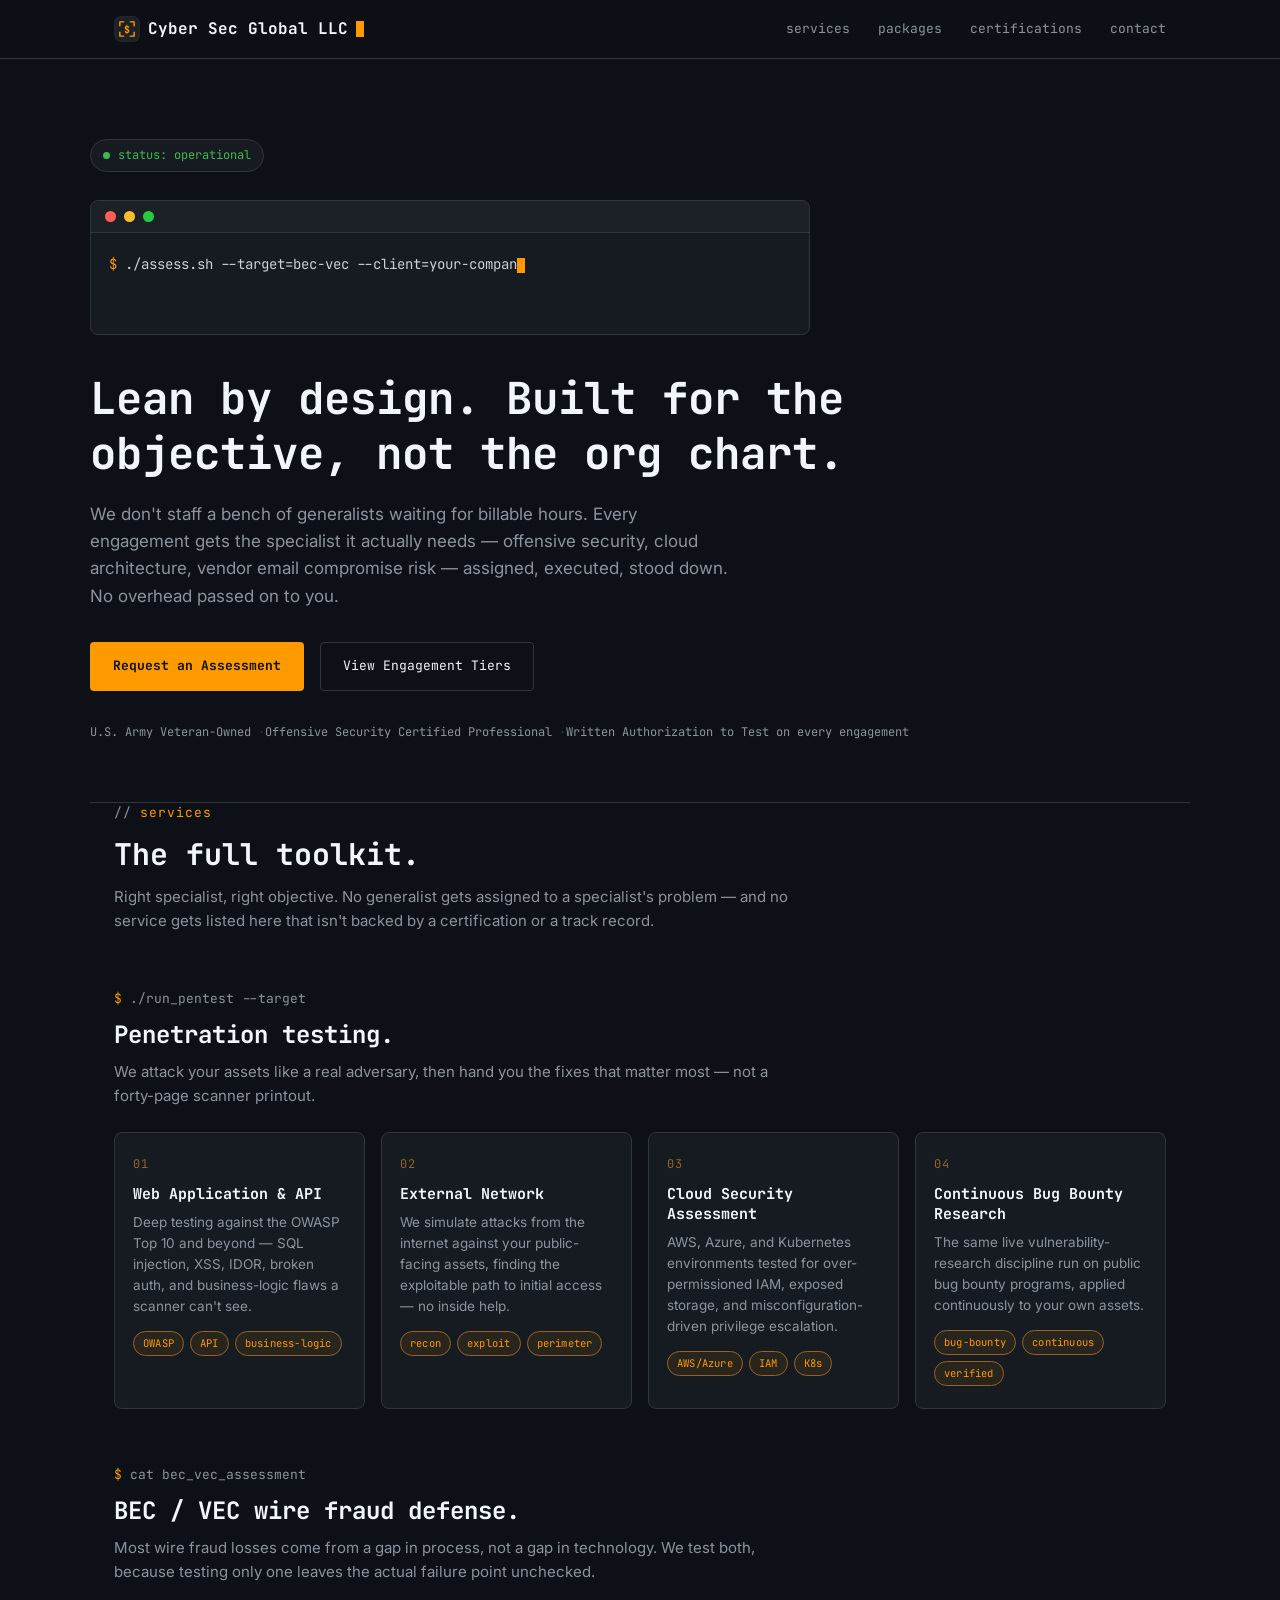
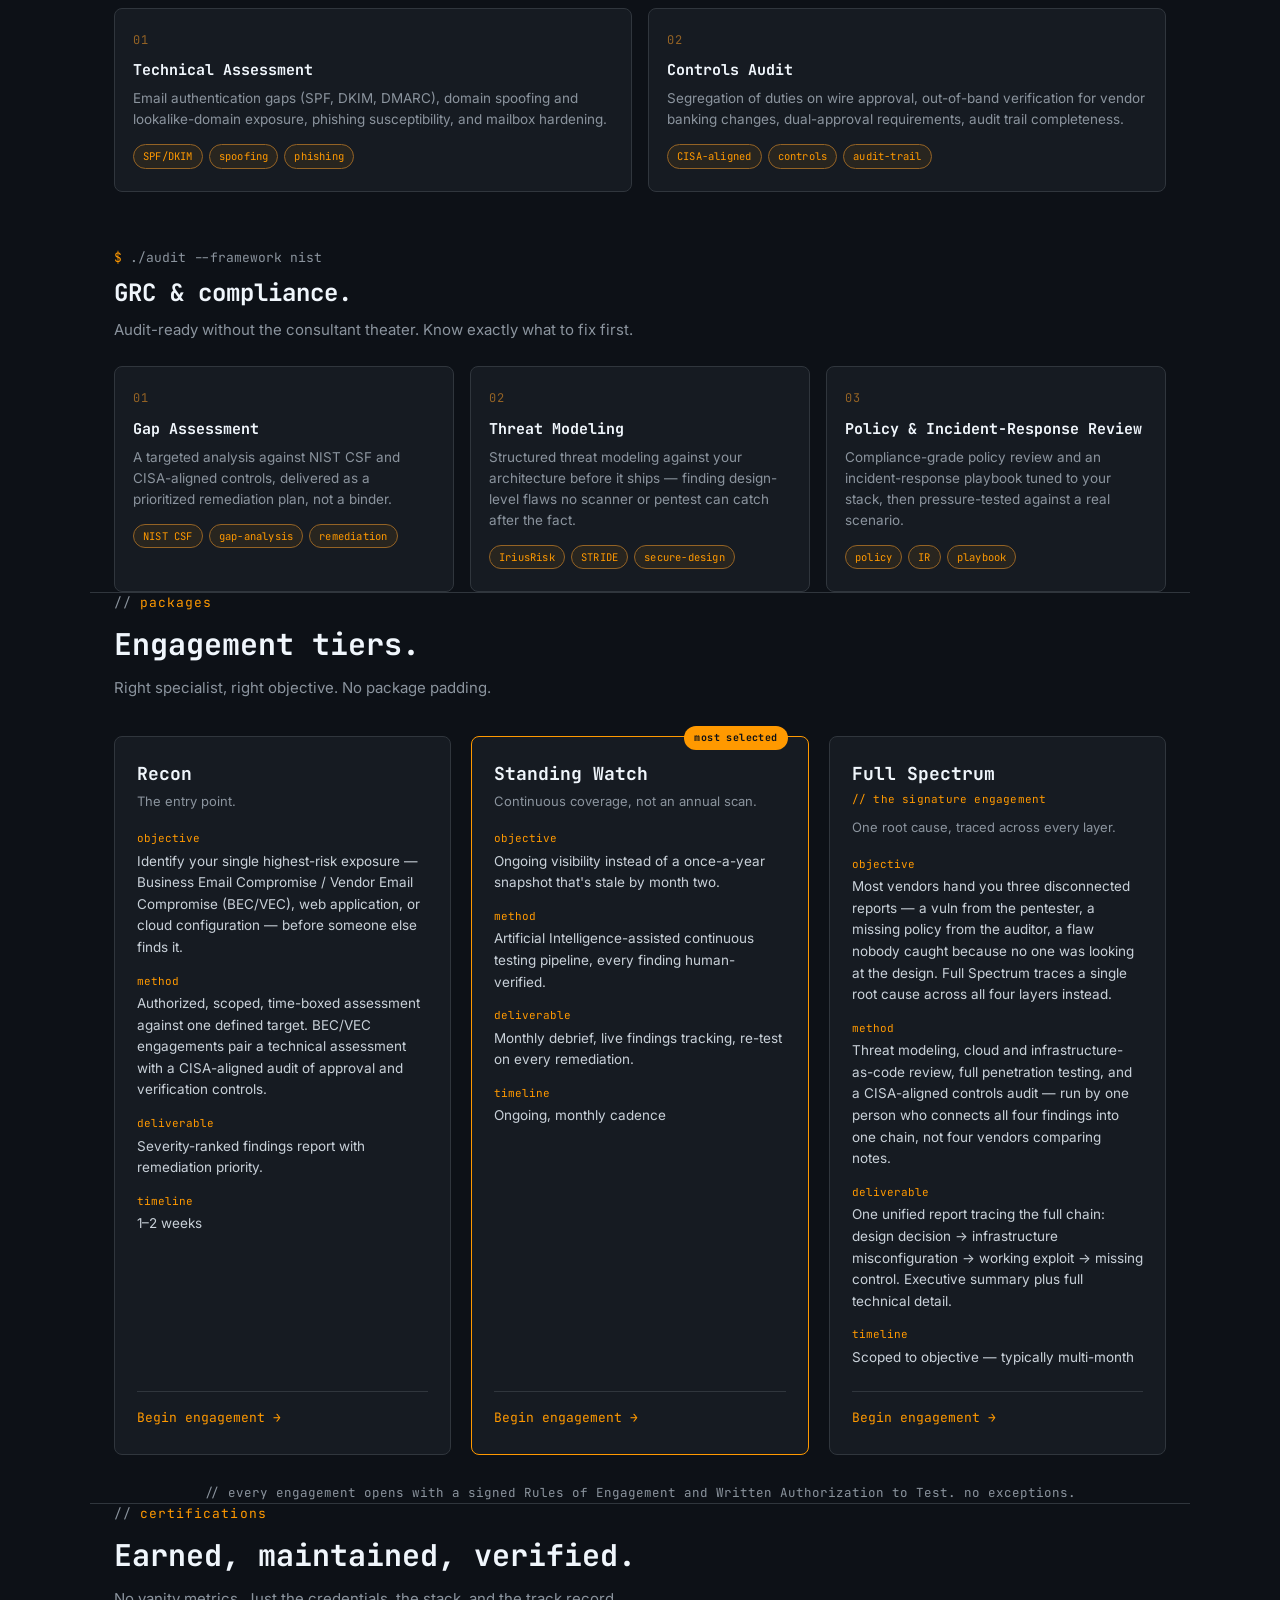
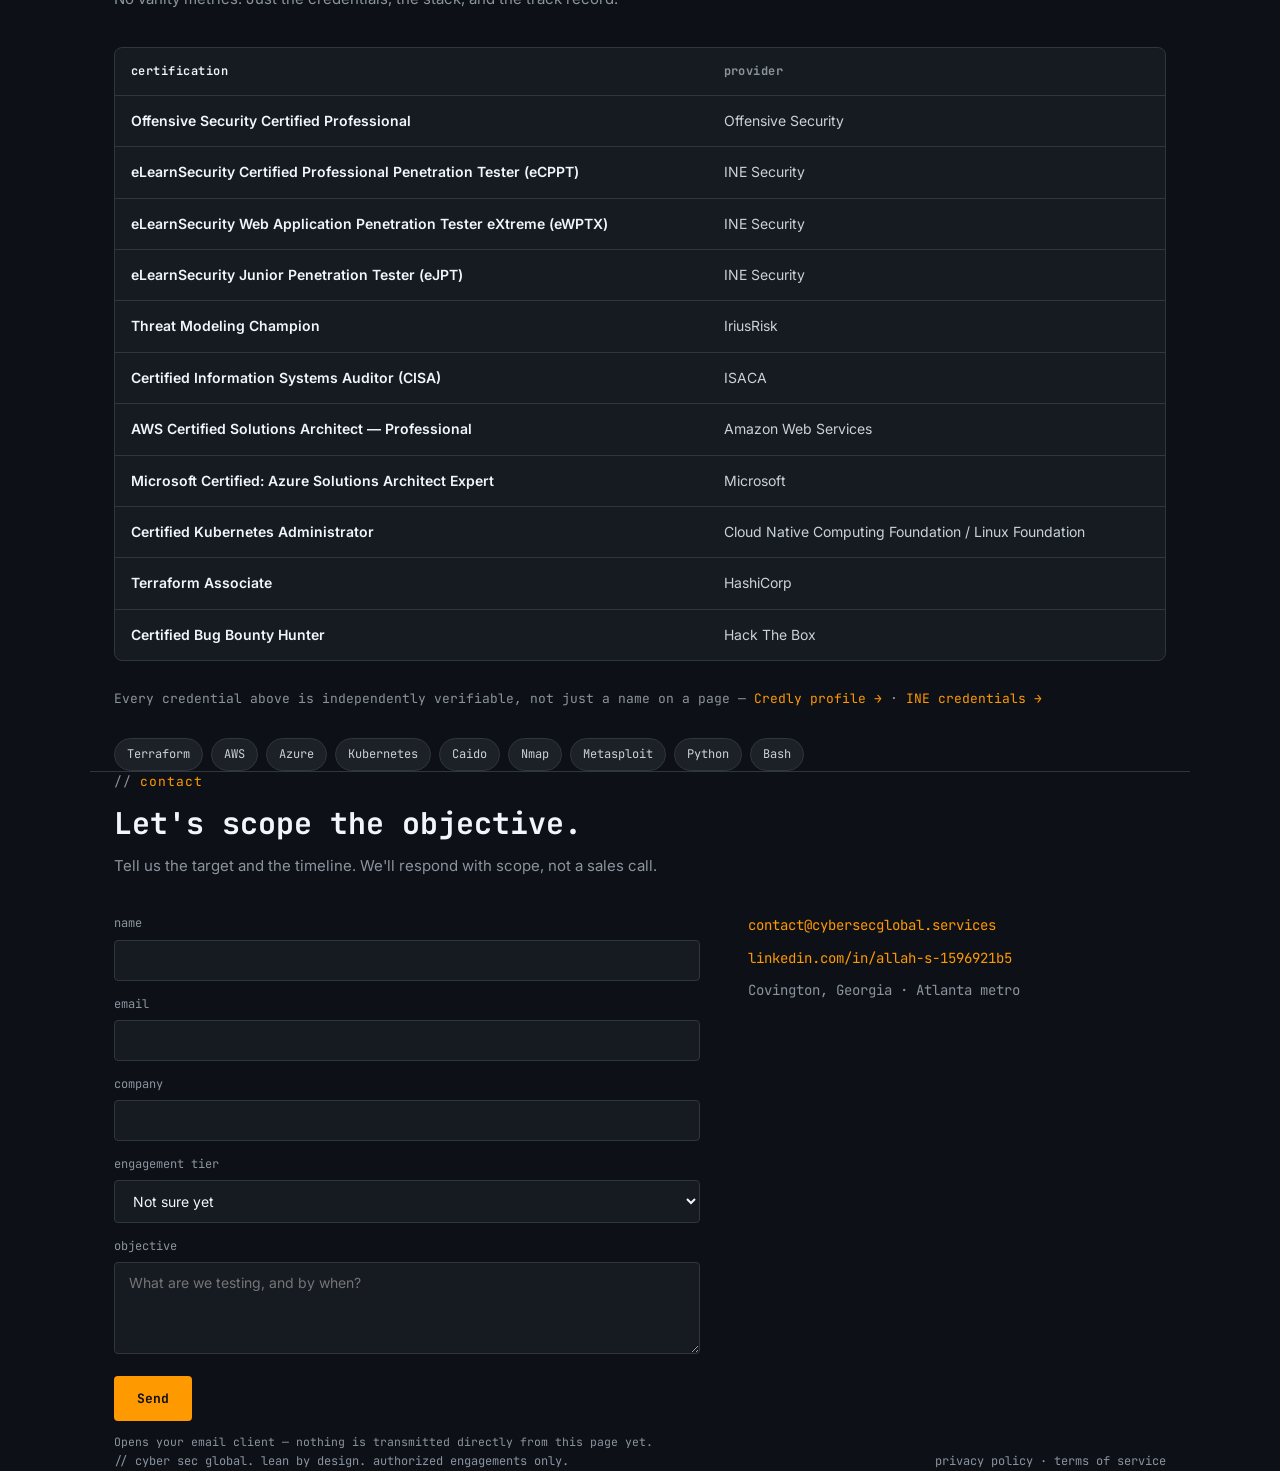
<file: index.html>
<!DOCTYPE html>
<html lang="en">
<head>
<meta charset="UTF-8">
<meta name="viewport" content="width=device-width, initial-scale=1.0">
<title>Cyber Sec Global — Lean by Design. Offensive Security & Cloud Engagements.</title>
<meta name="description" content="Cyber Sec Global provides offensive security assessments, Business Email Compromise (BEC) and Vendor Email Compromise (VEC) risk assessment, and cloud infrastructure hardening — run by a small, hand-picked team of specialists, not a rotating bench of generalists.">
<link rel="canonical" href="https://cybersecglobal.services/">

<meta property="og:type" content="website">
<meta property="og:url" content="https://cybersecglobal.services/">
<meta property="og:title" content="Cyber Sec Global — Lean by Design">
<meta property="og:description" content="Offensive security, Business Email Compromise / Vendor Email Compromise (BEC/VEC) risk assessment, and cloud hardening. Right specialist, right objective — no package padding.">

<meta name="twitter:card" content="summary">
<meta name="twitter:title" content="Cyber Sec Global — Lean by Design">
<meta name="twitter:description" content="Offensive security, BEC/VEC risk assessment, and cloud hardening. Right specialist, right objective.">

<link rel="icon" href="data:image/svg+xml,%3Csvg xmlns='http://www.w3.org/2000/svg' viewBox='0 0 32 32'%3E%3Crect width='32' height='32' rx='6' fill='%230d1117'/%3E%3Ctext x='6' y='22' font-family='monospace' font-size='18' font-weight='700' fill='%23ff9900'%3E$_%3C/text%3E%3C/svg%3E">

<link rel="preconnect" href="https://fonts.googleapis.com">
<link href="https://fonts.googleapis.com/css2?family=JetBrains+Mono:wght@400;500;700;800&family=Inter:wght@400;500;600;700&display=swap" rel="stylesheet">
<link rel="stylesheet" href="style.css">
</head>
<body>

<nav>
  <div class="nav-inner">
    <div class="logo" aria-label="Cyber Sec Global LLC">
      <svg class="logo-mark" viewBox="0 0 40 40" aria-hidden="true" focusable="false">
      <rect x="1" y="1" width="38" height="38" rx="9" style="fill:var(--elevated);stroke:var(--border)"></rect>
      <path d="M9 9 H15 M9 9 V15" style="stroke:var(--amber)" stroke-width="2.2" stroke-linecap="round" fill="none"></path>
      <path d="M31 9 H25 M31 9 V15" style="stroke:var(--amber)" stroke-width="2.2" stroke-linecap="round" fill="none"></path>
      <path d="M9 31 H15 M9 31 V25" style="stroke:var(--amber)" stroke-width="2.2" stroke-linecap="round" fill="none"></path>
      <path d="M31 31 H25 M31 31 V25" style="stroke:var(--amber)" stroke-width="2.2" stroke-linecap="round" fill="none"></path>
      <text x="20" y="26" font-family="JetBrains Mono, monospace" font-size="15" font-weight="700" style="fill:var(--amber)" text-anchor="middle">$</text>
    </svg>
    <span class="logo-text">Cyber Sec Global LLC</span><span class="cursor"></span>
    </div>
    <div class="nav-links" id="navLinks">
      <a href="#operate">services</a>
      <a href="#packages">packages</a>
      <a href="#certs">certifications</a>
      <a href="#contact">contact</a>
    </div>
    <button class="nav-toggle" id="navToggle" aria-label="Menu">☰</button>
  </div>
</nav>

<header class="hero wrap">
  <div class="status-badge"><span class="status-dot"></span>status: operational</div>

  <div class="terminal">
    <div class="terminal-bar">
      <span class="dot r"></span><span class="dot y"></span><span class="dot g"></span>
    </div>
    <div class="terminal-body">
      <div class="prompt-line"><span class="prompt">$</span> <span id="typed"></span><span class="term-cursor" id="termCursor"></span></div>
      <div class="redacted-output" id="redactedOutput">
        <span class="redact-bar" id="redactBar">single highest-risk exposure identified</span>
      </div>
    </div>
  </div>

  <h1>Lean by design. Built for the objective, not the org chart.</h1>
  <p class="sub">We don't staff a bench of generalists waiting for billable hours. Every engagement gets the specialist it actually needs — offensive security, cloud architecture, vendor email compromise risk — assigned, executed, stood down. No overhead passed on to you.</p>

  <div class="cta-row">
    <a href="#contact" class="btn btn-primary">Request an Assessment</a>
    <a href="#packages" class="btn btn-secondary">View Engagement Tiers</a>
  </div>

  <div class="badge-line">
    <span>U.S. Army Veteran-Owned</span>
    <span>Offensive Security Certified Professional</span>
    <span>Written Authorization to Test on every engagement</span>
  </div>
</header>

<section id="operate" class="wrap">
  <div class="section-head">
    <div class="kicker">services</div>
    <h2>The full toolkit.</h2>
    <p>Right specialist, right objective. No generalist gets assigned to a specialist's problem — and no service gets listed here that isn't backed by a certification or a track record.</p>
  </div>

  <div class="svc-category">
    <div class="svc-cmd">./run_pentest --target</div>
    <h3>Penetration testing.</h3>
    <p class="svc-intro">We attack your assets like a real adversary, then hand you the fixes that matter most — not a forty-page scanner printout.</p>
    <div class="svc-grid">
      <div class="svc-card">
        <div class="svc-num">01</div>
        <h4>Web Application &amp; API</h4>
        <p>Deep testing against the OWASP Top 10 and beyond — SQL injection, XSS, IDOR, broken auth, and business-logic flaws a scanner can't see.</p>
        <div class="svc-tags"><span>OWASP</span><span>API</span><span>business-logic</span></div>
      </div>
      <div class="svc-card">
        <div class="svc-num">02</div>
        <h4>External Network</h4>
        <p>We simulate attacks from the internet against your public-facing assets, finding the exploitable path to initial access — no inside help.</p>
        <div class="svc-tags"><span>recon</span><span>exploit</span><span>perimeter</span></div>
      </div>
      <div class="svc-card">
        <div class="svc-num">03</div>
        <h4>Cloud Security Assessment</h4>
        <p>AWS, Azure, and Kubernetes environments tested for over-permissioned IAM, exposed storage, and misconfiguration-driven privilege escalation.</p>
        <div class="svc-tags"><span>AWS/Azure</span><span>IAM</span><span>K8s</span></div>
      </div>
      <div class="svc-card">
        <div class="svc-num">04</div>
        <h4>Continuous Bug Bounty Research</h4>
        <p>The same live vulnerability-research discipline run on public bug bounty programs, applied continuously to your own assets.</p>
        <div class="svc-tags"><span>bug-bounty</span><span>continuous</span><span>verified</span></div>
      </div>
    </div>
  </div>

  <div class="svc-category">
    <div class="svc-cmd">cat bec_vec_assessment</div>
    <h3>BEC / VEC wire fraud defense.</h3>
    <p class="svc-intro">Most wire fraud losses come from a gap in process, not a gap in technology. We test both, because testing only one leaves the actual failure point unchecked.</p>
    <div class="svc-grid svc-grid-2">
      <div class="svc-card">
        <div class="svc-num">01</div>
        <h4>Technical Assessment</h4>
        <p>Email authentication gaps (SPF, DKIM, DMARC), domain spoofing and lookalike-domain exposure, phishing susceptibility, and mailbox hardening.</p>
        <div class="svc-tags"><span>SPF/DKIM</span><span>spoofing</span><span>phishing</span></div>
      </div>
      <div class="svc-card">
        <div class="svc-num">02</div>
        <h4>Controls Audit</h4>
        <p>Segregation of duties on wire approval, out-of-band verification for vendor banking changes, dual-approval requirements, audit trail completeness.</p>
        <div class="svc-tags"><span>CISA-aligned</span><span>controls</span><span>audit-trail</span></div>
      </div>
    </div>
  </div>

  <div class="svc-category">
    <div class="svc-cmd">./audit --framework nist</div>
    <h3>GRC &amp; compliance.</h3>
    <p class="svc-intro">Audit-ready without the consultant theater. Know exactly what to fix first.</p>
    <div class="svc-grid svc-grid-3">
      <div class="svc-card">
        <div class="svc-num">01</div>
        <h4>Gap Assessment</h4>
        <p>A targeted analysis against NIST CSF and CISA-aligned controls, delivered as a prioritized remediation plan, not a binder.</p>
        <div class="svc-tags"><span>NIST CSF</span><span>gap-analysis</span><span>remediation</span></div>
      </div>
      <div class="svc-card">
        <div class="svc-num">02</div>
        <h4>Threat Modeling</h4>
        <p>Structured threat modeling against your architecture before it ships — finding design-level flaws no scanner or pentest can catch after the fact.</p>
        <div class="svc-tags"><span>IriusRisk</span><span>STRIDE</span><span>secure-design</span></div>
      </div>
      <div class="svc-card">
        <div class="svc-num">03</div>
        <h4>Policy &amp; Incident-Response Review</h4>
        <p>Compliance-grade policy review and an incident-response playbook tuned to your stack, then pressure-tested against a real scenario.</p>
        <div class="svc-tags"><span>policy</span><span>IR</span><span>playbook</span></div>
      </div>
    </div>
  </div>
</section>

<section id="packages" class="wrap">
  <div class="section-head">
    <div class="kicker">packages</div>
    <h2>Engagement tiers.</h2>
    <p>Right specialist, right objective. No package padding.</p>
  </div>

  <div class="pkg-grid">
    <div class="pkg-card">
      <h3>Recon</h3>
      <div class="tagline">The entry point.</div>
      <dl>
        <dt>objective</dt><dd>Identify your single highest-risk exposure — Business Email Compromise / Vendor Email Compromise (BEC/VEC), web application, or cloud configuration — before someone else finds it.</dd>
        <dt>method</dt><dd>Authorized, scoped, time-boxed assessment against one defined target. BEC/VEC engagements pair a technical assessment with a CISA-aligned audit of approval and verification controls.</dd>
        <dt>deliverable</dt><dd>Severity-ranked findings report with remediation priority.</dd>
        <dt>timeline</dt><dd>1–2 weeks</dd>
      </dl>
      <a href="#contact" class="pkg-cta" data-tier="Recon">Begin engagement →</a>
    </div>

    <div class="pkg-card featured">
      <div class="pkg-tag">most selected</div>
      <h3>Standing Watch</h3>
      <div class="tagline">Continuous coverage, not an annual scan.</div>
      <dl>
        <dt>objective</dt><dd>Ongoing visibility instead of a once-a-year snapshot that's stale by month two.</dd>
        <dt>method</dt><dd>Artificial Intelligence-assisted continuous testing pipeline, every finding human-verified.</dd>
        <dt>deliverable</dt><dd>Monthly debrief, live findings tracking, re-test on every remediation.</dd>
        <dt>timeline</dt><dd>Ongoing, monthly cadence</dd>
      </dl>
      <a href="#contact" class="pkg-cta" data-tier="Standing Watch">Begin engagement →</a>
    </div>

    <div class="pkg-card">
      <h3>Full Spectrum</h3>
      <div class="pkg-signature">// the signature engagement</div>
      <div class="tagline">One root cause, traced across every layer.</div>
      <dl>
        <dt>objective</dt><dd>Most vendors hand you three disconnected reports — a vuln from the pentester, a missing policy from the auditor, a flaw nobody caught because no one was looking at the design. Full Spectrum traces a single root cause across all four layers instead.</dd>
        <dt>method</dt><dd>Threat modeling, cloud and infrastructure-as-code review, full penetration testing, and a CISA-aligned controls audit — run by one person who connects all four findings into one chain, not four vendors comparing notes.</dd>
        <dt>deliverable</dt><dd>One unified report tracing the full chain: design decision → infrastructure misconfiguration → working exploit → missing control. Executive summary plus full technical detail.</dd>
        <dt>timeline</dt><dd>Scoped to objective — typically multi-month</dd>
      </dl>
      <a href="#contact" class="pkg-cta" data-tier="Full Spectrum">Begin engagement →</a>
    </div>
  </div>

  <div class="pkg-footnote">// every engagement opens with a signed Rules of Engagement and Written Authorization to Test. no exceptions.</div>
</section>

<section id="certs" class="wrap">
  <div class="section-head">
    <div class="kicker">certifications</div>
    <h2>Earned, maintained, verified.</h2>
    <p>No vanity metrics. Just the credentials, the stack, and the track record.</p>
  </div>

  <div class="table-wrap" style="margin-bottom: 28px;">
    <table>
      <thead><tr><th class="lead">certification</th><th>provider</th></tr></thead>
      <tbody>
        <tr><td class="lead">Offensive Security Certified Professional</td><td>Offensive Security</td></tr>
        <tr><td class="lead">eLearnSecurity Certified Professional Penetration Tester (eCPPT)</td><td>INE Security</td></tr>
        <tr><td class="lead">eLearnSecurity Web Application Penetration Tester eXtreme (eWPTX)</td><td>INE Security</td></tr>
        <tr><td class="lead">eLearnSecurity Junior Penetration Tester (eJPT)</td><td>INE Security</td></tr>
        <tr><td class="lead">Threat Modeling Champion</td><td>IriusRisk</td></tr>
        <tr><td class="lead">Certified Information Systems Auditor (CISA)</td><td>ISACA</td></tr>
        <tr><td class="lead">AWS Certified Solutions Architect — Professional</td><td>Amazon Web Services</td></tr>
        <tr><td class="lead">Microsoft Certified: Azure Solutions Architect Expert</td><td>Microsoft</td></tr>
        <tr><td class="lead">Certified Kubernetes Administrator</td><td>Cloud Native Computing Foundation / Linux Foundation</td></tr>
        <tr><td class="lead">Terraform Associate</td><td>HashiCorp</td></tr>
        <tr><td class="lead">Certified Bug Bounty Hunter</td><td>Hack The Box</td></tr>
      </tbody>
    </table>
  </div>

  <div class="cert-verify-note">Every credential above is independently verifiable, not just a name on a page — <a href="https://www.credly.com/users/allah-shabazz-el.b661b4db" target="_blank" rel="noopener">Credly profile →</a> · <a href="https://certs.ine.com/947981d1-3f69-45a1-bb3c-ef95d0fb9348" target="_blank" rel="noopener">INE credentials →</a></div>

  <div class="pill-row">
    <span class="pill">Terraform</span><span class="pill">AWS</span><span class="pill">Azure</span>
    <span class="pill">Kubernetes</span><span class="pill">Caido</span><span class="pill">Nmap</span>
    <span class="pill">Metasploit</span><span class="pill">Python</span><span class="pill">Bash</span>
  </div>
</section>

<section id="contact" class="wrap">
  <div class="section-head">
    <div class="kicker">contact</div>
    <h2>Let's scope the objective.</h2>
    <p>Tell us the target and the timeline. We'll respond with scope, not a sales call.</p>
  </div>

  <div class="contact-layout">
    <!--
      GOHIGHLEVEL EMBED SLOT
      Replace this entire <form id="contactForm">...</form> block with your
      GoHighLevel form embed snippet (iframe or script tag) to route leads
      straight into your CRM/automation pipeline instead of the mailto fallback below.
    -->
    <form id="contactForm" class="contact-form">
      <label for="name">name</label>
      <input type="text" id="name" name="name" required>

      <label for="email">email</label>
      <input type="email" id="email" name="email" required>

      <label for="company">company</label>
      <input type="text" id="company" name="company">

      <label for="tier">engagement tier</label>
      <select id="tier" name="tier">
        <option value="Not sure yet">Not sure yet</option>
        <option value="Recon">Recon</option>
        <option value="Standing Watch">Standing Watch</option>
        <option value="Full Spectrum">Full Spectrum</option>
      </select>

      <label for="message">objective</label>
      <textarea id="message" name="message" rows="4" placeholder="What are we testing, and by when?" required></textarea>

      <button type="submit" class="btn btn-primary" style="margin-top: 8px;">Send</button>
      <p class="form-note">Opens your email client — nothing is transmitted directly from this page yet.</p>
    </form>

    <div class="contact-links">
      <a href="mailto:contact@cybersecglobal.services">contact@cybersecglobal.services</a>
      <a href="https://www.linkedin.com/in/allah-s-1596921b5/">linkedin.com/in/allah-s-1596921b5</a>
      <span style="color: var(--text-dim);">Covington, Georgia · Atlanta metro</span>
    </div>
  </div>
</section>

<footer class="wrap">
  <div style="display:flex; justify-content:space-between; flex-wrap:wrap; gap:12px;">
    <span>// cyber sec global. lean by design. authorized engagements only.</span>
    <span><a href="privacy-policy.html" style="color:var(--text-dim);">privacy policy</a> · <a href="terms.html" style="color:var(--text-dim);">terms of service</a></span>
  </div>
</footer>

<script>
  // Mobile nav toggle
  document.getElementById('navToggle').addEventListener('click', function() {
    document.getElementById('navLinks').classList.toggle('open');
  });

  // Package card "Begin engagement" links prefill the tier dropdown
  document.querySelectorAll('.pkg-cta').forEach(function(link) {
    link.addEventListener('click', function() {
      var tier = this.getAttribute('data-tier');
      var select = document.getElementById('tier');
      if (select) select.value = tier;
    });
  });

  // Contact form: build a mailto: link from the fields and open the user's mail client.
  // Swap this whole block out once the GoHighLevel form embed is dropped in above.
  document.getElementById('contactForm').addEventListener('submit', function(e) {
    e.preventDefault();
    var name = document.getElementById('name').value;
    var email = document.getElementById('email').value;
    var company = document.getElementById('company').value;
    var tier = document.getElementById('tier').value;
    var message = document.getElementById('message').value;

    var subject = encodeURIComponent('Engagement Request — ' + tier);
    var body = encodeURIComponent(
      'Name: ' + name + '\n' +
      'Email: ' + email + '\n' +
      'Company: ' + company + '\n' +
      'Tier: ' + tier + '\n\n' +
      'Objective:\n' + message
    );
    window.location.href = 'mailto:contact@cybersecglobal.services?subject=' + subject + '&body=' + body;
  });

  // Hero terminal typing + redact reveal sequence
  (function() {
    var reduced = window.matchMedia('(prefers-reduced-motion: reduce)').matches;
    var text = "./assess.sh --target=bec-vec --client=your-company";
    var typedEl = document.getElementById('typed');
    var cursor = document.getElementById('termCursor');
    var output = document.getElementById('redactedOutput');
    var bar = document.getElementById('redactBar');

    if (reduced) {
      typedEl.textContent = text;
      output.classList.add('show');
      bar.classList.add('reveal');
      cursor.style.display = 'none';
      return;
    }

    var i = 0;
    function type() {
      if (i <= text.length) {
        typedEl.textContent = text.slice(0, i);
        i++;
        setTimeout(type, 28);
      } else {
        cursor.style.display = 'none';
        setTimeout(function() {
          output.classList.add('show');
          setTimeout(function() { bar.classList.add('reveal'); }, 900);
        }, 300);
      }
    }
    setTimeout(type, 500);
  })();
</script>

</body>
</html>
</file>
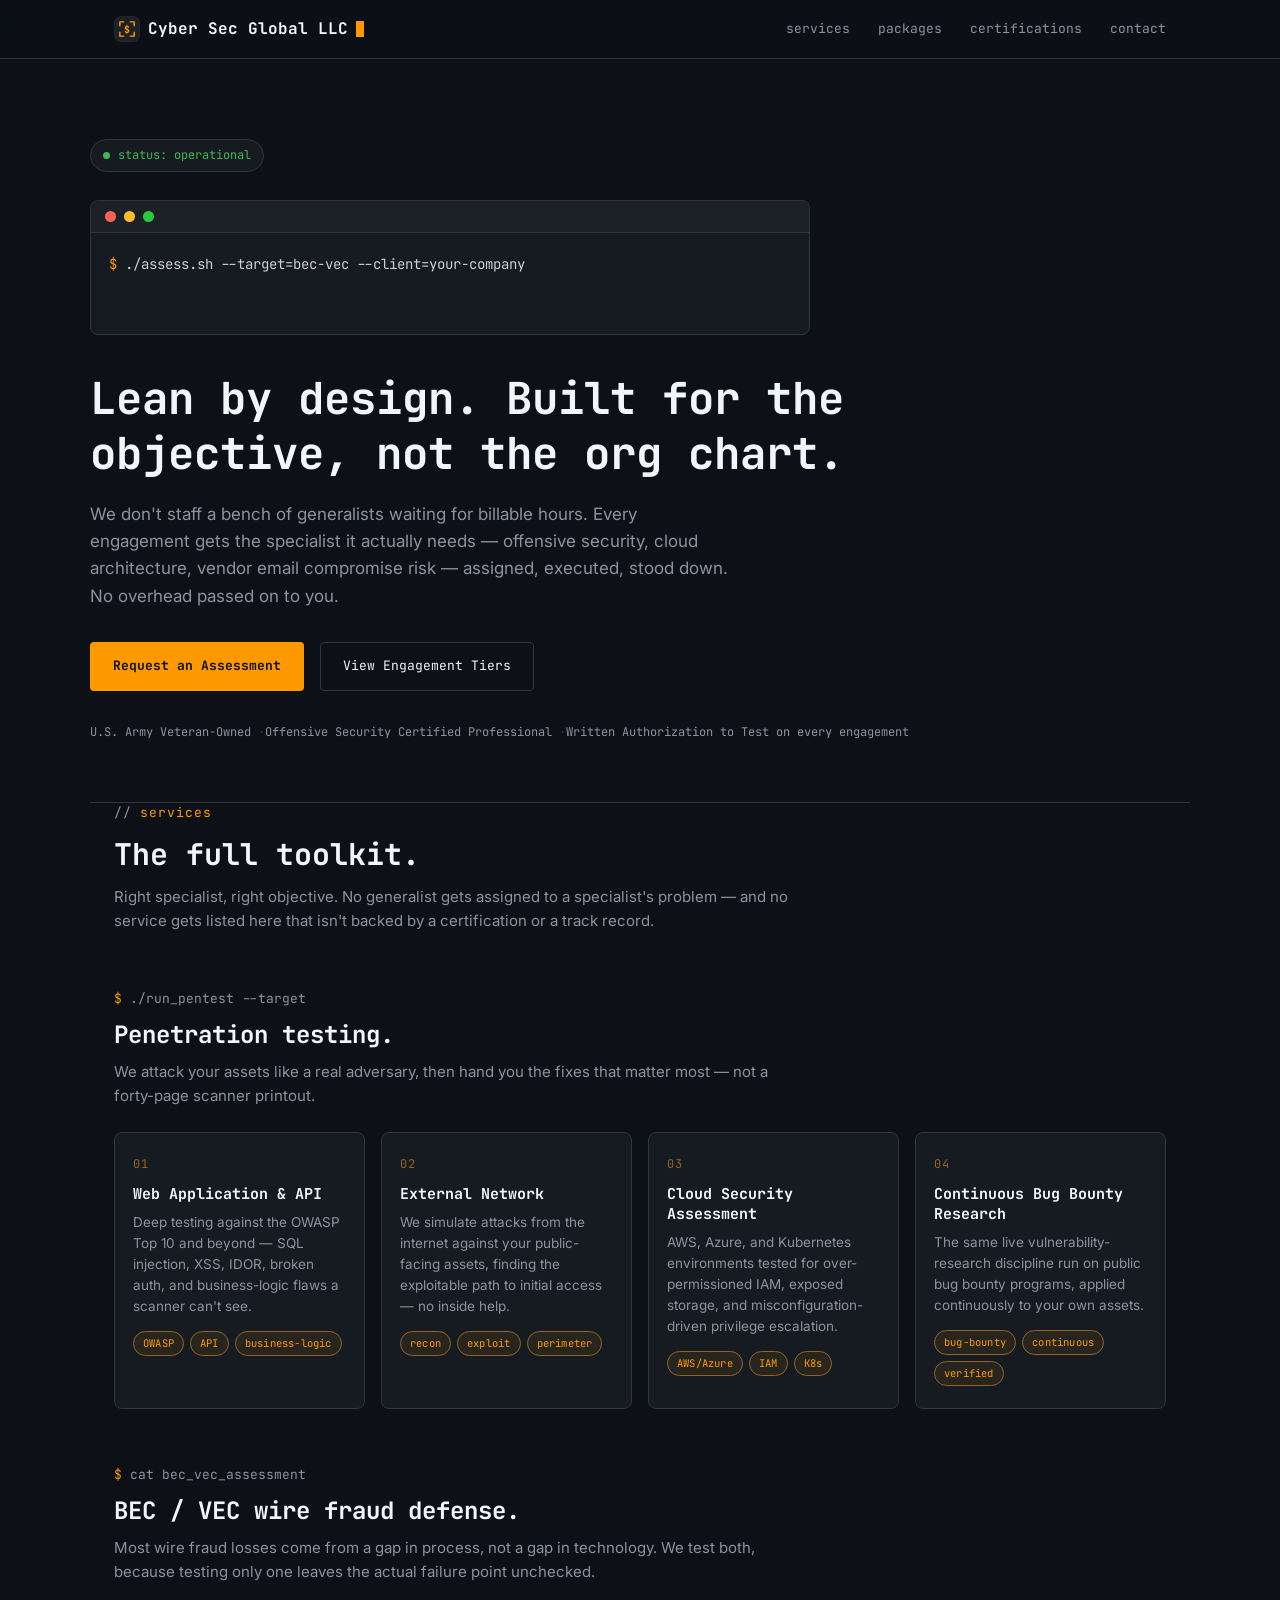
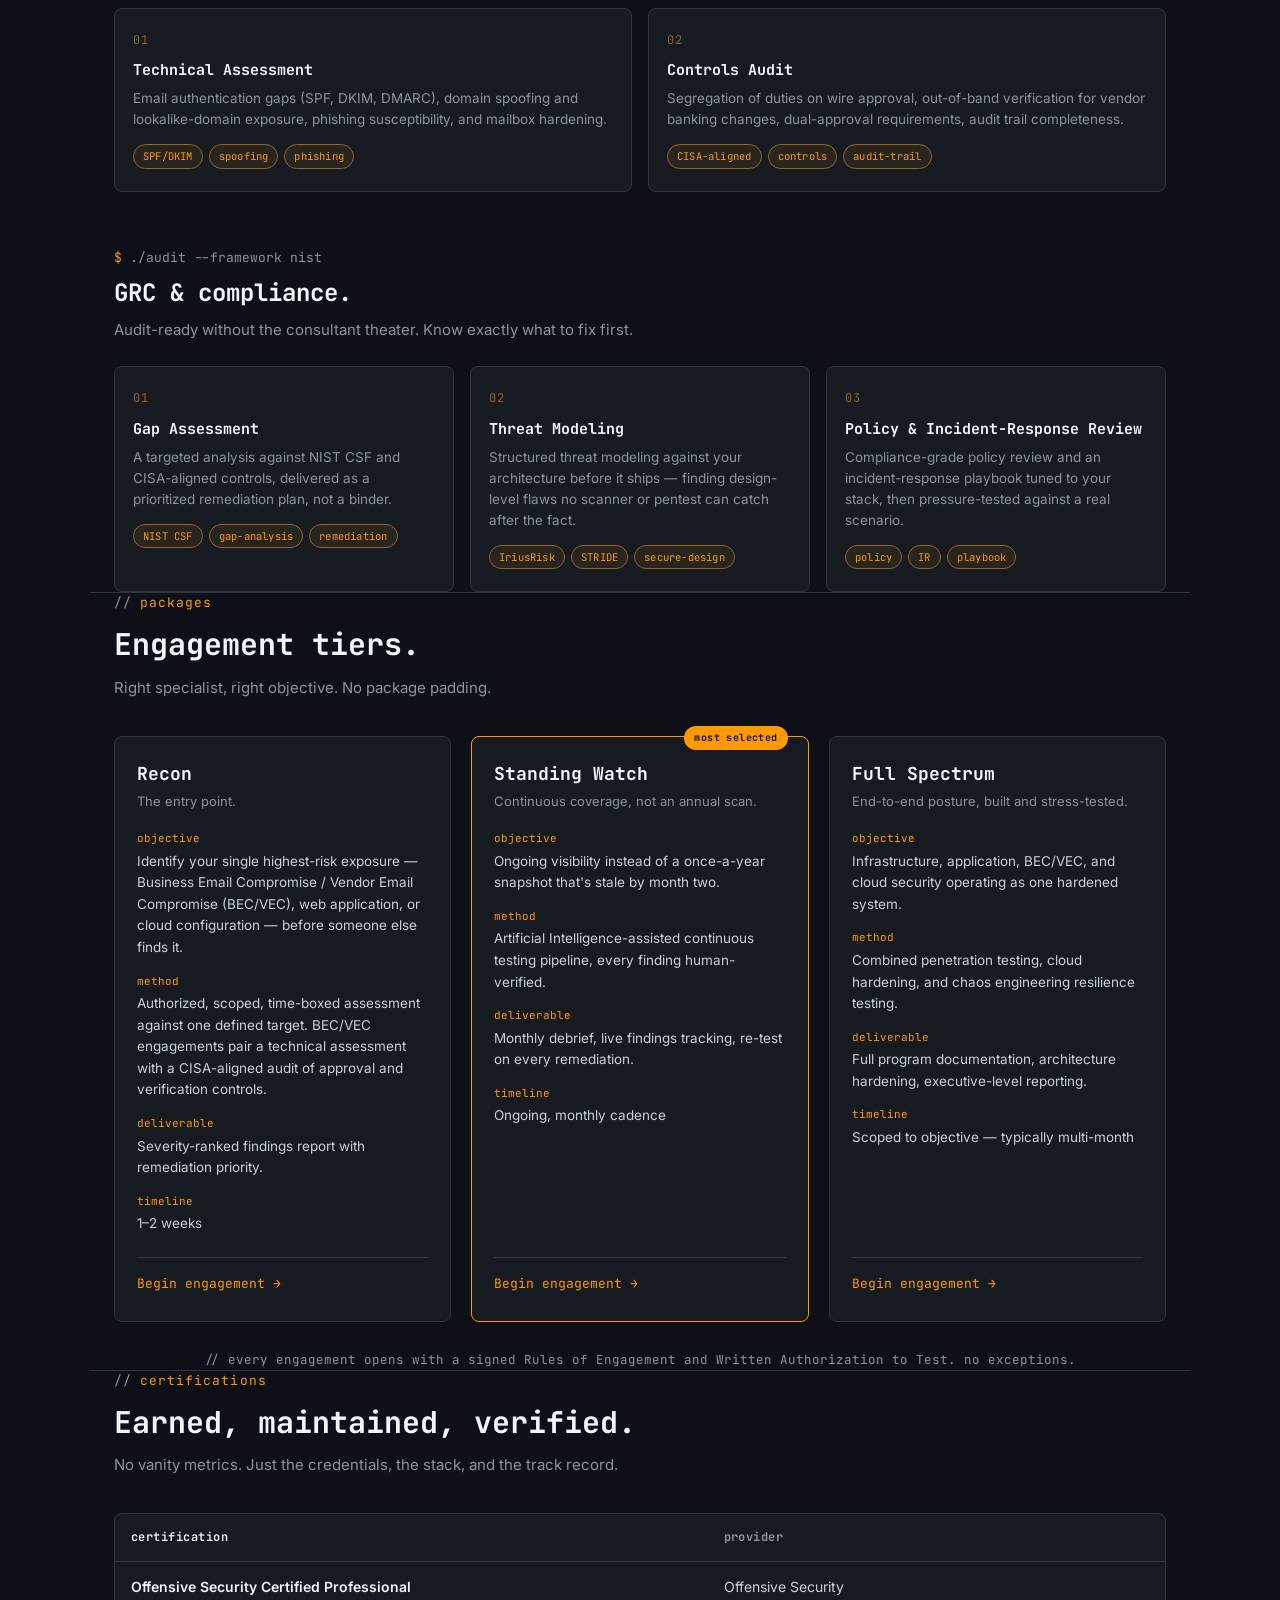
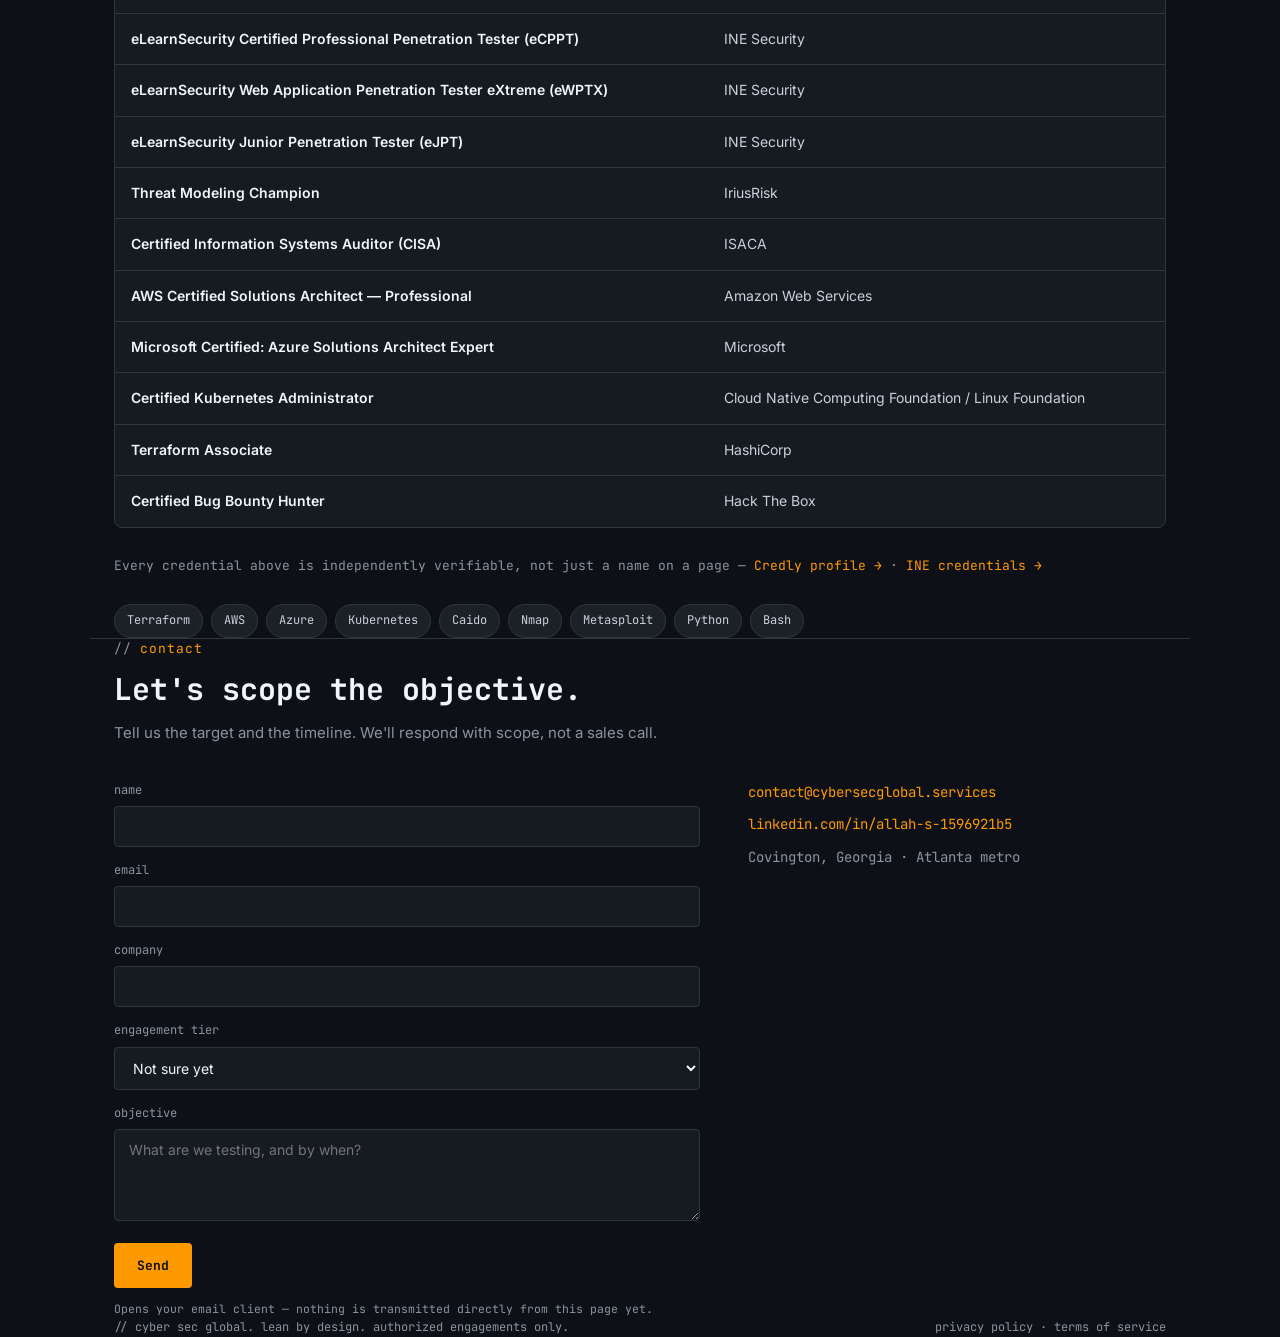
<file: index (1).html>
<!DOCTYPE html>
<html lang="en">
<head>
<meta charset="UTF-8">
<meta name="viewport" content="width=device-width, initial-scale=1.0">
<title>Cyber Sec Global — Lean by Design. Offensive Security & Cloud Engagements.</title>
<meta name="description" content="Cyber Sec Global provides offensive security assessments, Business Email Compromise (BEC) and Vendor Email Compromise (VEC) risk assessment, and cloud infrastructure hardening — run by a small, hand-picked team of specialists, not a rotating bench of generalists.">
<link rel="canonical" href="https://cybersecglobal.services/">

<meta property="og:type" content="website">
<meta property="og:url" content="https://cybersecglobal.services/">
<meta property="og:title" content="Cyber Sec Global — Lean by Design">
<meta property="og:description" content="Offensive security, Business Email Compromise / Vendor Email Compromise (BEC/VEC) risk assessment, and cloud hardening. Right specialist, right objective — no package padding.">

<meta name="twitter:card" content="summary">
<meta name="twitter:title" content="Cyber Sec Global — Lean by Design">
<meta name="twitter:description" content="Offensive security, BEC/VEC risk assessment, and cloud hardening. Right specialist, right objective.">

<link rel="icon" href="data:image/svg+xml,%3Csvg xmlns='http://www.w3.org/2000/svg' viewBox='0 0 32 32'%3E%3Crect width='32' height='32' rx='6' fill='%230d1117'/%3E%3Ctext x='6' y='22' font-family='monospace' font-size='18' font-weight='700' fill='%23ff9900'%3E$_%3C/text%3E%3C/svg%3E">

<link rel="preconnect" href="https://fonts.googleapis.com">
<link href="https://fonts.googleapis.com/css2?family=JetBrains+Mono:wght@400;500;700;800&family=Inter:wght@400;500;600;700&display=swap" rel="stylesheet">
<link rel="stylesheet" href="style.css">
</head>
<body>

<nav>
  <div class="nav-inner">
    <div class="logo" aria-label="Cyber Sec Global LLC">
      <svg class="logo-mark" viewBox="0 0 40 40" aria-hidden="true" focusable="false">
      <rect x="1" y="1" width="38" height="38" rx="9" style="fill:var(--elevated);stroke:var(--border)"></rect>
      <path d="M9 9 H15 M9 9 V15" style="stroke:var(--amber)" stroke-width="2.2" stroke-linecap="round" fill="none"></path>
      <path d="M31 9 H25 M31 9 V15" style="stroke:var(--amber)" stroke-width="2.2" stroke-linecap="round" fill="none"></path>
      <path d="M9 31 H15 M9 31 V25" style="stroke:var(--amber)" stroke-width="2.2" stroke-linecap="round" fill="none"></path>
      <path d="M31 31 H25 M31 31 V25" style="stroke:var(--amber)" stroke-width="2.2" stroke-linecap="round" fill="none"></path>
      <text x="20" y="26" font-family="JetBrains Mono, monospace" font-size="15" font-weight="700" style="fill:var(--amber)" text-anchor="middle">$</text>
    </svg>
    <span class="logo-text">Cyber Sec Global LLC</span><span class="cursor"></span>
    </div>
    <div class="nav-links" id="navLinks">
      <a href="#operate">services</a>
      <a href="#packages">packages</a>
      <a href="#certs">certifications</a>
      <a href="#contact">contact</a>
    </div>
    <button class="nav-toggle" id="navToggle" aria-label="Menu">☰</button>
  </div>
</nav>

<header class="hero wrap">
  <div class="status-badge"><span class="status-dot"></span>status: operational</div>

  <div class="terminal">
    <div class="terminal-bar">
      <span class="dot r"></span><span class="dot y"></span><span class="dot g"></span>
    </div>
    <div class="terminal-body">
      <div class="prompt-line"><span class="prompt">$</span> <span id="typed"></span><span class="term-cursor" id="termCursor"></span></div>
      <div class="redacted-output" id="redactedOutput">
        <span class="redact-bar" id="redactBar">single highest-risk exposure identified</span>
      </div>
    </div>
  </div>

  <h1>Lean by design. Built for the objective, not the org chart.</h1>
  <p class="sub">We don't staff a bench of generalists waiting for billable hours. Every engagement gets the specialist it actually needs — offensive security, cloud architecture, vendor email compromise risk — assigned, executed, stood down. No overhead passed on to you.</p>

  <div class="cta-row">
    <a href="#contact" class="btn btn-primary">Request an Assessment</a>
    <a href="#packages" class="btn btn-secondary">View Engagement Tiers</a>
  </div>

  <div class="badge-line">
    <span>U.S. Army Veteran-Owned</span>
    <span>Offensive Security Certified Professional</span>
    <span>Written Authorization to Test on every engagement</span>
  </div>
</header>

<section id="operate" class="wrap">
  <div class="section-head">
    <div class="kicker">services</div>
    <h2>The full toolkit.</h2>
    <p>Right specialist, right objective. No generalist gets assigned to a specialist's problem — and no service gets listed here that isn't backed by a certification or a track record.</p>
  </div>

  <div class="svc-category">
    <div class="svc-cmd">./run_pentest --target</div>
    <h3>Penetration testing.</h3>
    <p class="svc-intro">We attack your assets like a real adversary, then hand you the fixes that matter most — not a forty-page scanner printout.</p>
    <div class="svc-grid">
      <div class="svc-card">
        <div class="svc-num">01</div>
        <h4>Web Application &amp; API</h4>
        <p>Deep testing against the OWASP Top 10 and beyond — SQL injection, XSS, IDOR, broken auth, and business-logic flaws a scanner can't see.</p>
        <div class="svc-tags"><span>OWASP</span><span>API</span><span>business-logic</span></div>
      </div>
      <div class="svc-card">
        <div class="svc-num">02</div>
        <h4>External Network</h4>
        <p>We simulate attacks from the internet against your public-facing assets, finding the exploitable path to initial access — no inside help.</p>
        <div class="svc-tags"><span>recon</span><span>exploit</span><span>perimeter</span></div>
      </div>
      <div class="svc-card">
        <div class="svc-num">03</div>
        <h4>Cloud Security Assessment</h4>
        <p>AWS, Azure, and Kubernetes environments tested for over-permissioned IAM, exposed storage, and misconfiguration-driven privilege escalation.</p>
        <div class="svc-tags"><span>AWS/Azure</span><span>IAM</span><span>K8s</span></div>
      </div>
      <div class="svc-card">
        <div class="svc-num">04</div>
        <h4>Continuous Bug Bounty Research</h4>
        <p>The same live vulnerability-research discipline run on public bug bounty programs, applied continuously to your own assets.</p>
        <div class="svc-tags"><span>bug-bounty</span><span>continuous</span><span>verified</span></div>
      </div>
    </div>
  </div>

  <div class="svc-category">
    <div class="svc-cmd">cat bec_vec_assessment</div>
    <h3>BEC / VEC wire fraud defense.</h3>
    <p class="svc-intro">Most wire fraud losses come from a gap in process, not a gap in technology. We test both, because testing only one leaves the actual failure point unchecked.</p>
    <div class="svc-grid svc-grid-2">
      <div class="svc-card">
        <div class="svc-num">01</div>
        <h4>Technical Assessment</h4>
        <p>Email authentication gaps (SPF, DKIM, DMARC), domain spoofing and lookalike-domain exposure, phishing susceptibility, and mailbox hardening.</p>
        <div class="svc-tags"><span>SPF/DKIM</span><span>spoofing</span><span>phishing</span></div>
      </div>
      <div class="svc-card">
        <div class="svc-num">02</div>
        <h4>Controls Audit</h4>
        <p>Segregation of duties on wire approval, out-of-band verification for vendor banking changes, dual-approval requirements, audit trail completeness.</p>
        <div class="svc-tags"><span>CISA-aligned</span><span>controls</span><span>audit-trail</span></div>
      </div>
    </div>
  </div>

  <div class="svc-category">
    <div class="svc-cmd">./audit --framework nist</div>
    <h3>GRC &amp; compliance.</h3>
    <p class="svc-intro">Audit-ready without the consultant theater. Know exactly what to fix first.</p>
    <div class="svc-grid svc-grid-3">
      <div class="svc-card">
        <div class="svc-num">01</div>
        <h4>Gap Assessment</h4>
        <p>A targeted analysis against NIST CSF and CISA-aligned controls, delivered as a prioritized remediation plan, not a binder.</p>
        <div class="svc-tags"><span>NIST CSF</span><span>gap-analysis</span><span>remediation</span></div>
      </div>
      <div class="svc-card">
        <div class="svc-num">02</div>
        <h4>Threat Modeling</h4>
        <p>Structured threat modeling against your architecture before it ships — finding design-level flaws no scanner or pentest can catch after the fact.</p>
        <div class="svc-tags"><span>IriusRisk</span><span>STRIDE</span><span>secure-design</span></div>
      </div>
      <div class="svc-card">
        <div class="svc-num">03</div>
        <h4>Policy &amp; Incident-Response Review</h4>
        <p>Compliance-grade policy review and an incident-response playbook tuned to your stack, then pressure-tested against a real scenario.</p>
        <div class="svc-tags"><span>policy</span><span>IR</span><span>playbook</span></div>
      </div>
    </div>
  </div>
</section>

<section id="packages" class="wrap">
  <div class="section-head">
    <div class="kicker">packages</div>
    <h2>Engagement tiers.</h2>
    <p>Right specialist, right objective. No package padding.</p>
  </div>

  <div class="pkg-grid">
    <div class="pkg-card">
      <h3>Recon</h3>
      <div class="tagline">The entry point.</div>
      <dl>
        <dt>objective</dt><dd>Identify your single highest-risk exposure — Business Email Compromise / Vendor Email Compromise (BEC/VEC), web application, or cloud configuration — before someone else finds it.</dd>
        <dt>method</dt><dd>Authorized, scoped, time-boxed assessment against one defined target. BEC/VEC engagements pair a technical assessment with a CISA-aligned audit of approval and verification controls.</dd>
        <dt>deliverable</dt><dd>Severity-ranked findings report with remediation priority.</dd>
        <dt>timeline</dt><dd>1–2 weeks</dd>
      </dl>
      <a href="#contact" class="pkg-cta" data-tier="Recon">Begin engagement →</a>
    </div>

    <div class="pkg-card featured">
      <div class="pkg-tag">most selected</div>
      <h3>Standing Watch</h3>
      <div class="tagline">Continuous coverage, not an annual scan.</div>
      <dl>
        <dt>objective</dt><dd>Ongoing visibility instead of a once-a-year snapshot that's stale by month two.</dd>
        <dt>method</dt><dd>Artificial Intelligence-assisted continuous testing pipeline, every finding human-verified.</dd>
        <dt>deliverable</dt><dd>Monthly debrief, live findings tracking, re-test on every remediation.</dd>
        <dt>timeline</dt><dd>Ongoing, monthly cadence</dd>
      </dl>
      <a href="#contact" class="pkg-cta" data-tier="Standing Watch">Begin engagement →</a>
    </div>

    <div class="pkg-card">
      <h3>Full Spectrum</h3>
      <div class="tagline">End-to-end posture, built and stress-tested.</div>
      <dl>
        <dt>objective</dt><dd>Infrastructure, application, BEC/VEC, and cloud security operating as one hardened system.</dd>
        <dt>method</dt><dd>Combined penetration testing, cloud hardening, and chaos engineering resilience testing.</dd>
        <dt>deliverable</dt><dd>Full program documentation, architecture hardening, executive-level reporting.</dd>
        <dt>timeline</dt><dd>Scoped to objective — typically multi-month</dd>
      </dl>
      <a href="#contact" class="pkg-cta" data-tier="Full Spectrum">Begin engagement →</a>
    </div>
  </div>

  <div class="pkg-footnote">// every engagement opens with a signed Rules of Engagement and Written Authorization to Test. no exceptions.</div>
</section>

<section id="certs" class="wrap">
  <div class="section-head">
    <div class="kicker">certifications</div>
    <h2>Earned, maintained, verified.</h2>
    <p>No vanity metrics. Just the credentials, the stack, and the track record.</p>
  </div>

  <div class="table-wrap" style="margin-bottom: 28px;">
    <table>
      <thead><tr><th class="lead">certification</th><th>provider</th></tr></thead>
      <tbody>
        <tr><td class="lead">Offensive Security Certified Professional</td><td>Offensive Security</td></tr>
        <tr><td class="lead">eLearnSecurity Certified Professional Penetration Tester (eCPPT)</td><td>INE Security</td></tr>
        <tr><td class="lead">eLearnSecurity Web Application Penetration Tester eXtreme (eWPTX)</td><td>INE Security</td></tr>
        <tr><td class="lead">eLearnSecurity Junior Penetration Tester (eJPT)</td><td>INE Security</td></tr>
        <tr><td class="lead">Threat Modeling Champion</td><td>IriusRisk</td></tr>
        <tr><td class="lead">Certified Information Systems Auditor (CISA)</td><td>ISACA</td></tr>
        <tr><td class="lead">AWS Certified Solutions Architect — Professional</td><td>Amazon Web Services</td></tr>
        <tr><td class="lead">Microsoft Certified: Azure Solutions Architect Expert</td><td>Microsoft</td></tr>
        <tr><td class="lead">Certified Kubernetes Administrator</td><td>Cloud Native Computing Foundation / Linux Foundation</td></tr>
        <tr><td class="lead">Terraform Associate</td><td>HashiCorp</td></tr>
        <tr><td class="lead">Certified Bug Bounty Hunter</td><td>Hack The Box</td></tr>
      </tbody>
    </table>
  </div>

  <div class="cert-verify-note">Every credential above is independently verifiable, not just a name on a page — <a href="https://www.credly.com/users/allah-shabazz-el.b661b4db" target="_blank" rel="noopener">Credly profile →</a> · <a href="https://certs.ine.com/947981d1-3f69-45a1-bb3c-ef95d0fb9348" target="_blank" rel="noopener">INE credentials →</a></div>

  <div class="pill-row">
    <span class="pill">Terraform</span><span class="pill">AWS</span><span class="pill">Azure</span>
    <span class="pill">Kubernetes</span><span class="pill">Caido</span><span class="pill">Nmap</span>
    <span class="pill">Metasploit</span><span class="pill">Python</span><span class="pill">Bash</span>
  </div>
</section>

<section id="contact" class="wrap">
  <div class="section-head">
    <div class="kicker">contact</div>
    <h2>Let's scope the objective.</h2>
    <p>Tell us the target and the timeline. We'll respond with scope, not a sales call.</p>
  </div>

  <div class="contact-layout">
    <!--
      GOHIGHLEVEL EMBED SLOT
      Replace this entire <form id="contactForm">...</form> block with your
      GoHighLevel form embed snippet (iframe or script tag) to route leads
      straight into your CRM/automation pipeline instead of the mailto fallback below.
    -->
    <form id="contactForm" class="contact-form">
      <label for="name">name</label>
      <input type="text" id="name" name="name" required>

      <label for="email">email</label>
      <input type="email" id="email" name="email" required>

      <label for="company">company</label>
      <input type="text" id="company" name="company">

      <label for="tier">engagement tier</label>
      <select id="tier" name="tier">
        <option value="Not sure yet">Not sure yet</option>
        <option value="Recon">Recon</option>
        <option value="Standing Watch">Standing Watch</option>
        <option value="Full Spectrum">Full Spectrum</option>
      </select>

      <label for="message">objective</label>
      <textarea id="message" name="message" rows="4" placeholder="What are we testing, and by when?" required></textarea>

      <button type="submit" class="btn btn-primary" style="margin-top: 8px;">Send</button>
      <p class="form-note">Opens your email client — nothing is transmitted directly from this page yet.</p>
    </form>

    <div class="contact-links">
      <a href="mailto:contact@cybersecglobal.services">contact@cybersecglobal.services</a>
      <a href="https://www.linkedin.com/in/allah-s-1596921b5/">linkedin.com/in/allah-s-1596921b5</a>
      <span style="color: var(--text-dim);">Covington, Georgia · Atlanta metro</span>
    </div>
  </div>
</section>

<footer class="wrap">
  <div style="display:flex; justify-content:space-between; flex-wrap:wrap; gap:12px;">
    <span>// cyber sec global. lean by design. authorized engagements only.</span>
    <span><a href="privacy-policy.html" style="color:var(--text-dim);">privacy policy</a> · <a href="terms.html" style="color:var(--text-dim);">terms of service</a></span>
  </div>
</footer>

<script>
  // Mobile nav toggle
  document.getElementById('navToggle').addEventListener('click', function() {
    document.getElementById('navLinks').classList.toggle('open');
  });

  // Package card "Begin engagement" links prefill the tier dropdown
  document.querySelectorAll('.pkg-cta').forEach(function(link) {
    link.addEventListener('click', function() {
      var tier = this.getAttribute('data-tier');
      var select = document.getElementById('tier');
      if (select) select.value = tier;
    });
  });

  // Contact form: build a mailto: link from the fields and open the user's mail client.
  // Swap this whole block out once the GoHighLevel form embed is dropped in above.
  document.getElementById('contactForm').addEventListener('submit', function(e) {
    e.preventDefault();
    var name = document.getElementById('name').value;
    var email = document.getElementById('email').value;
    var company = document.getElementById('company').value;
    var tier = document.getElementById('tier').value;
    var message = document.getElementById('message').value;

    var subject = encodeURIComponent('Engagement Request — ' + tier);
    var body = encodeURIComponent(
      'Name: ' + name + '\n' +
      'Email: ' + email + '\n' +
      'Company: ' + company + '\n' +
      'Tier: ' + tier + '\n\n' +
      'Objective:\n' + message
    );
    window.location.href = 'mailto:contact@cybersecglobal.services?subject=' + subject + '&body=' + body;
  });

  // Hero terminal typing + redact reveal sequence
  (function() {
    var reduced = window.matchMedia('(prefers-reduced-motion: reduce)').matches;
    var text = "./assess.sh --target=bec-vec --client=your-company";
    var typedEl = document.getElementById('typed');
    var cursor = document.getElementById('termCursor');
    var output = document.getElementById('redactedOutput');
    var bar = document.getElementById('redactBar');

    if (reduced) {
      typedEl.textContent = text;
      output.classList.add('show');
      bar.classList.add('reveal');
      cursor.style.display = 'none';
      return;
    }

    var i = 0;
    function type() {
      if (i <= text.length) {
        typedEl.textContent = text.slice(0, i);
        i++;
        setTimeout(type, 28);
      } else {
        cursor.style.display = 'none';
        setTimeout(function() {
          output.classList.add('show');
          setTimeout(function() { bar.classList.add('reveal'); }, 900);
        }, 300);
      }
    }
    setTimeout(type, 500);
  })();
</script>

</body>
</html>
</file>
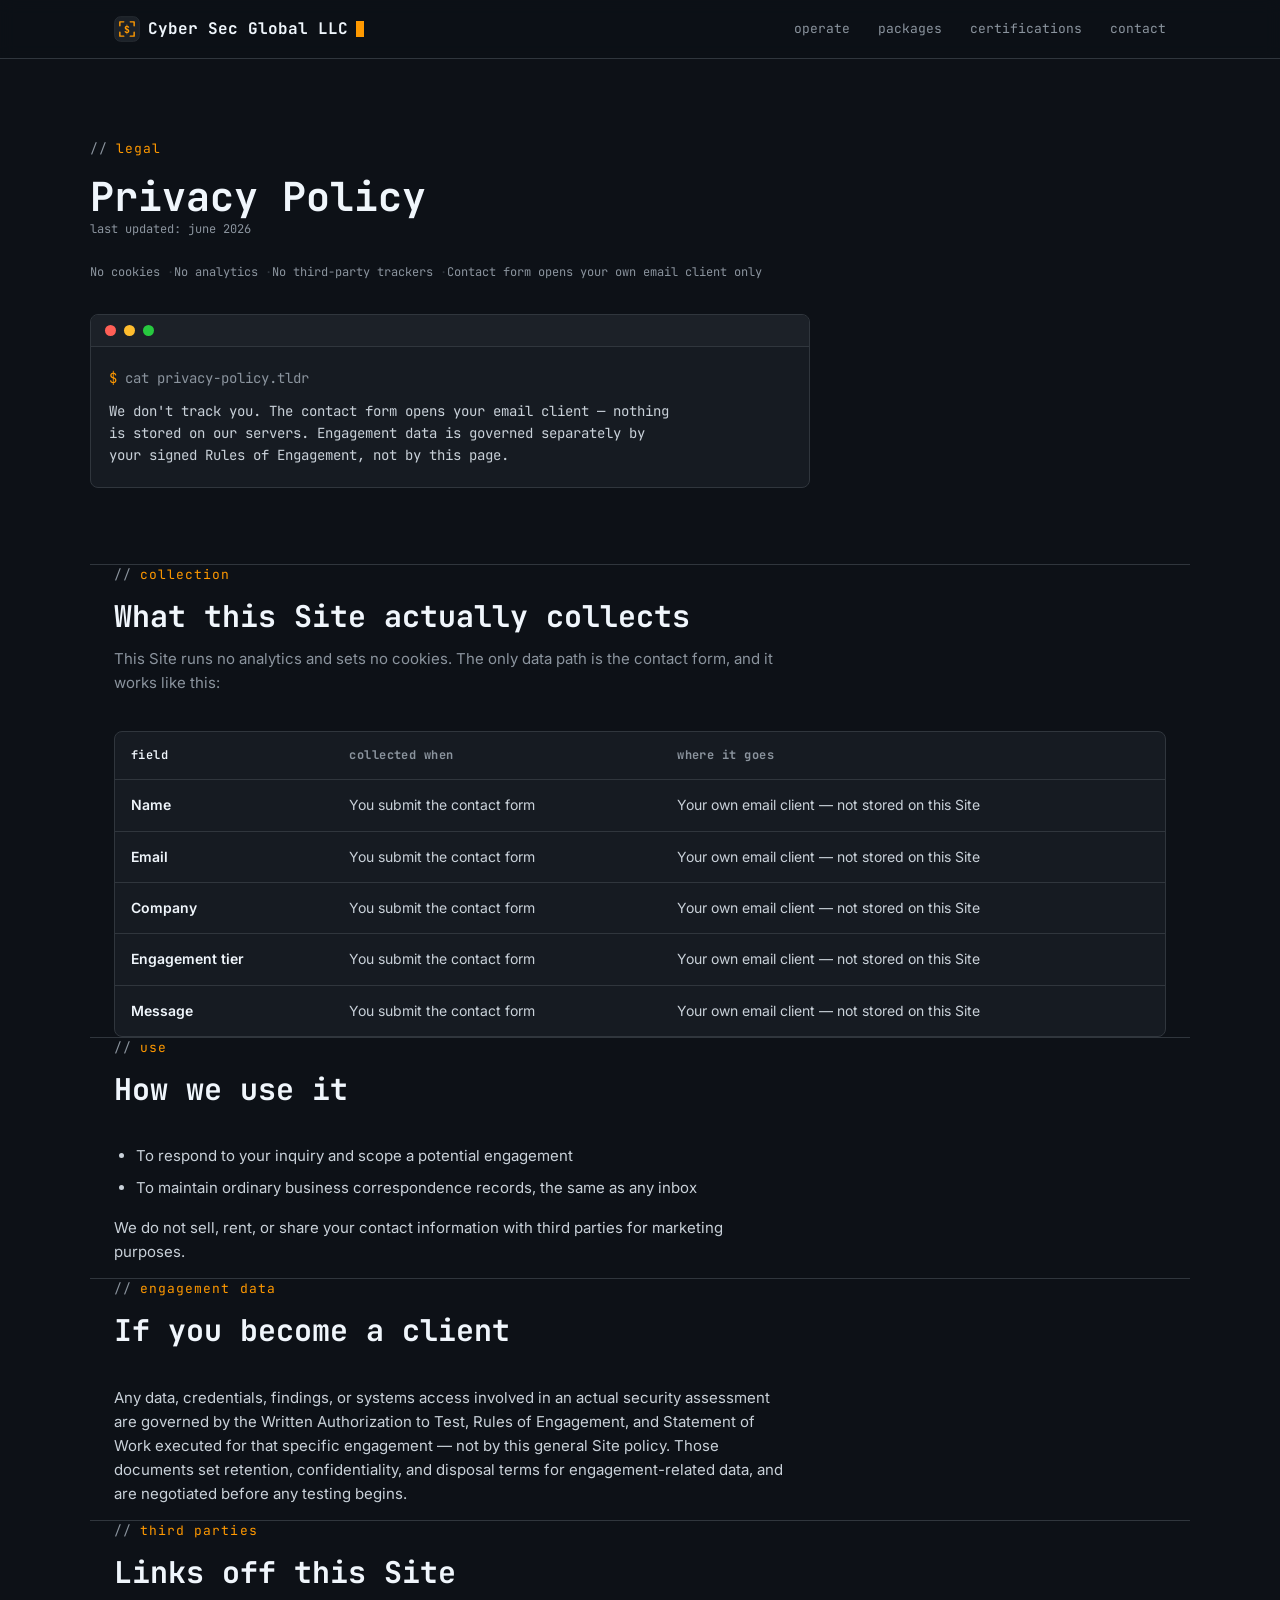
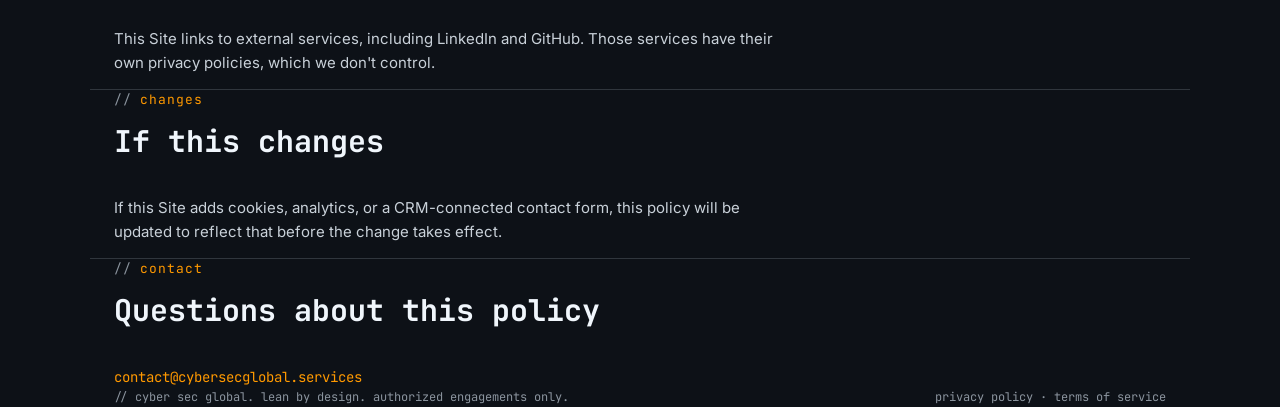
<file: privacy-policy.html>
<!DOCTYPE html>
<html lang="en">
<head>
<meta charset="UTF-8">
<meta name="viewport" content="width=device-width, initial-scale=1.0">
<title>Privacy Policy — Cyber Sec Global</title>
<meta name="description" content="How Cyber Sec Global handles information submitted through this website.">
<link rel="canonical" href="https://cybersecglobal.services/privacy-policy.html">
<link rel="icon" href="data:image/svg+xml,%3Csvg xmlns='http://www.w3.org/2000/svg' viewBox='0 0 32 32'%3E%3Crect width='32' height='32' rx='6' fill='%230d1117'/%3E%3Ctext x='6' y='22' font-family='monospace' font-size='18' font-weight='700' fill='%23ff9900'%3E$_%3C/text%3E%3C/svg%3E">
<link rel="preconnect" href="https://fonts.googleapis.com">
<link href="https://fonts.googleapis.com/css2?family=JetBrains+Mono:wght@400;500;700;800&family=Inter:wght@400;500;600;700&display=swap" rel="stylesheet">
<link rel="stylesheet" href="style.css">
</head>
<body>

<nav>
  <div class="nav-inner">
    <a href="index.html" class="logo" aria-label="Cyber Sec Global LLC — home">
      <svg class="logo-mark" viewBox="0 0 40 40" aria-hidden="true" focusable="false">
      <rect x="1" y="1" width="38" height="38" rx="9" style="fill:var(--elevated);stroke:var(--border)"></rect>
      <path d="M9 9 H15 M9 9 V15" style="stroke:var(--amber)" stroke-width="2.2" stroke-linecap="round" fill="none"></path>
      <path d="M31 9 H25 M31 9 V15" style="stroke:var(--amber)" stroke-width="2.2" stroke-linecap="round" fill="none"></path>
      <path d="M9 31 H15 M9 31 V25" style="stroke:var(--amber)" stroke-width="2.2" stroke-linecap="round" fill="none"></path>
      <path d="M31 31 H25 M31 31 V25" style="stroke:var(--amber)" stroke-width="2.2" stroke-linecap="round" fill="none"></path>
      <text x="20" y="26" font-family="JetBrains Mono, monospace" font-size="15" font-weight="700" style="fill:var(--amber)" text-anchor="middle">$</text>
    </svg>
    <span class="logo-text">Cyber Sec Global LLC</span><span class="cursor"></span>
    </a>
    <div class="nav-links" id="navLinks">
      <a href="index.html#operate">operate</a>
      <a href="index.html#packages">packages</a>
      <a href="index.html#certs">certifications</a>
      <a href="index.html#contact">contact</a>
    </div>
    <button class="nav-toggle" id="navToggle" aria-label="Menu">☰</button>
  </div>
</nav>

<header class="hero wrap" style="padding-bottom: 40px;">
  <div class="kicker">legal</div>
  <h1 style="font-size: clamp(28px, 4vw, 40px); margin-bottom: 6px;">Privacy Policy</h1>
  <div class="legal-updated">last updated: june 2026</div>

  <div class="badge-line" style="margin-bottom: 32px;">
    <span>No cookies</span>
    <span>No analytics</span>
    <span>No third-party trackers</span>
    <span>Contact form opens your own email client only</span>
  </div>

  <div class="terminal">
    <div class="terminal-bar">
      <span class="dot r"></span><span class="dot y"></span><span class="dot g"></span>
    </div>
    <div class="terminal-body">
      <div class="prompt-line"><span class="prompt">$</span> cat privacy-policy.tldr</div>
      <div style="margin-top: 10px; color: var(--text);">
        We don't track you. The contact form opens your email client — nothing<br>
        is stored on our servers. Engagement data is governed separately by<br>
        your signed Rules of Engagement, not by this page.
      </div>
    </div>
  </div>
</header>

<section class="wrap">
  <div class="section-head">
    <div class="kicker">collection</div>
    <h2>What this Site actually collects</h2>
    <p>This Site runs no analytics and sets no cookies. The only data path is the contact form, and it works like this:</p>
  </div>
  <div class="table-wrap">
    <table>
      <thead><tr><th class="lead">field</th><th>collected when</th><th>where it goes</th></tr></thead>
      <tbody>
        <tr><td class="lead">Name</td><td>You submit the contact form</td><td>Your own email client — not stored on this Site</td></tr>
        <tr><td class="lead">Email</td><td>You submit the contact form</td><td>Your own email client — not stored on this Site</td></tr>
        <tr><td class="lead">Company</td><td>You submit the contact form</td><td>Your own email client — not stored on this Site</td></tr>
        <tr><td class="lead">Engagement tier</td><td>You submit the contact form</td><td>Your own email client — not stored on this Site</td></tr>
        <tr><td class="lead">Message</td><td>You submit the contact form</td><td>Your own email client — not stored on this Site</td></tr>
      </tbody>
    </table>
  </div>
</section>

<section class="wrap">
  <div class="section-head">
    <div class="kicker">use</div>
    <h2>How we use it</h2>
  </div>
  <div class="prose">
    <ul>
      <li>To respond to your inquiry and scope a potential engagement</li>
      <li>To maintain ordinary business correspondence records, the same as any inbox</li>
    </ul>
    <p>We do not sell, rent, or share your contact information with third parties for marketing purposes.</p>
  </div>
</section>

<section class="wrap">
  <div class="section-head">
    <div class="kicker">engagement data</div>
    <h2>If you become a client</h2>
  </div>
  <div class="prose">
    <p>Any data, credentials, findings, or systems access involved in an actual security assessment are governed by the Written Authorization to Test, Rules of Engagement, and Statement of Work executed for that specific engagement — not by this general Site policy. Those documents set retention, confidentiality, and disposal terms for engagement-related data, and are negotiated before any testing begins.</p>
  </div>
</section>

<section class="wrap">
  <div class="section-head">
    <div class="kicker">third parties</div>
    <h2>Links off this Site</h2>
  </div>
  <div class="prose">
    <p>This Site links to external services, including LinkedIn and GitHub. Those services have their own privacy policies, which we don't control.</p>
  </div>
</section>

<section class="wrap">
  <div class="section-head">
    <div class="kicker">changes</div>
    <h2>If this changes</h2>
  </div>
  <div class="prose">
    <p>If this Site adds cookies, analytics, or a CRM-connected contact form, this policy will be updated to reflect that before the change takes effect.</p>
  </div>
</section>

<section class="wrap">
  <div class="section-head">
    <div class="kicker">contact</div>
    <h2>Questions about this policy</h2>
  </div>
  <div class="contact-links">
    <a href="mailto:contact@cybersecglobal.services">contact@cybersecglobal.services</a>
  </div>
</section>

<footer class="wrap">
  <div style="display:flex; justify-content:space-between; flex-wrap:wrap; gap:12px;">
    <span>// cyber sec global. lean by design. authorized engagements only.</span>
    <span><a href="privacy-policy.html" style="color:var(--text-dim);">privacy policy</a> · <a href="terms.html" style="color:var(--text-dim);">terms of service</a></span>
  </div>
</footer>

<script>
  document.getElementById('navToggle').addEventListener('click', function() {
    document.getElementById('navLinks').classList.toggle('open');
  });
</script>

</body>
</html>
</file>
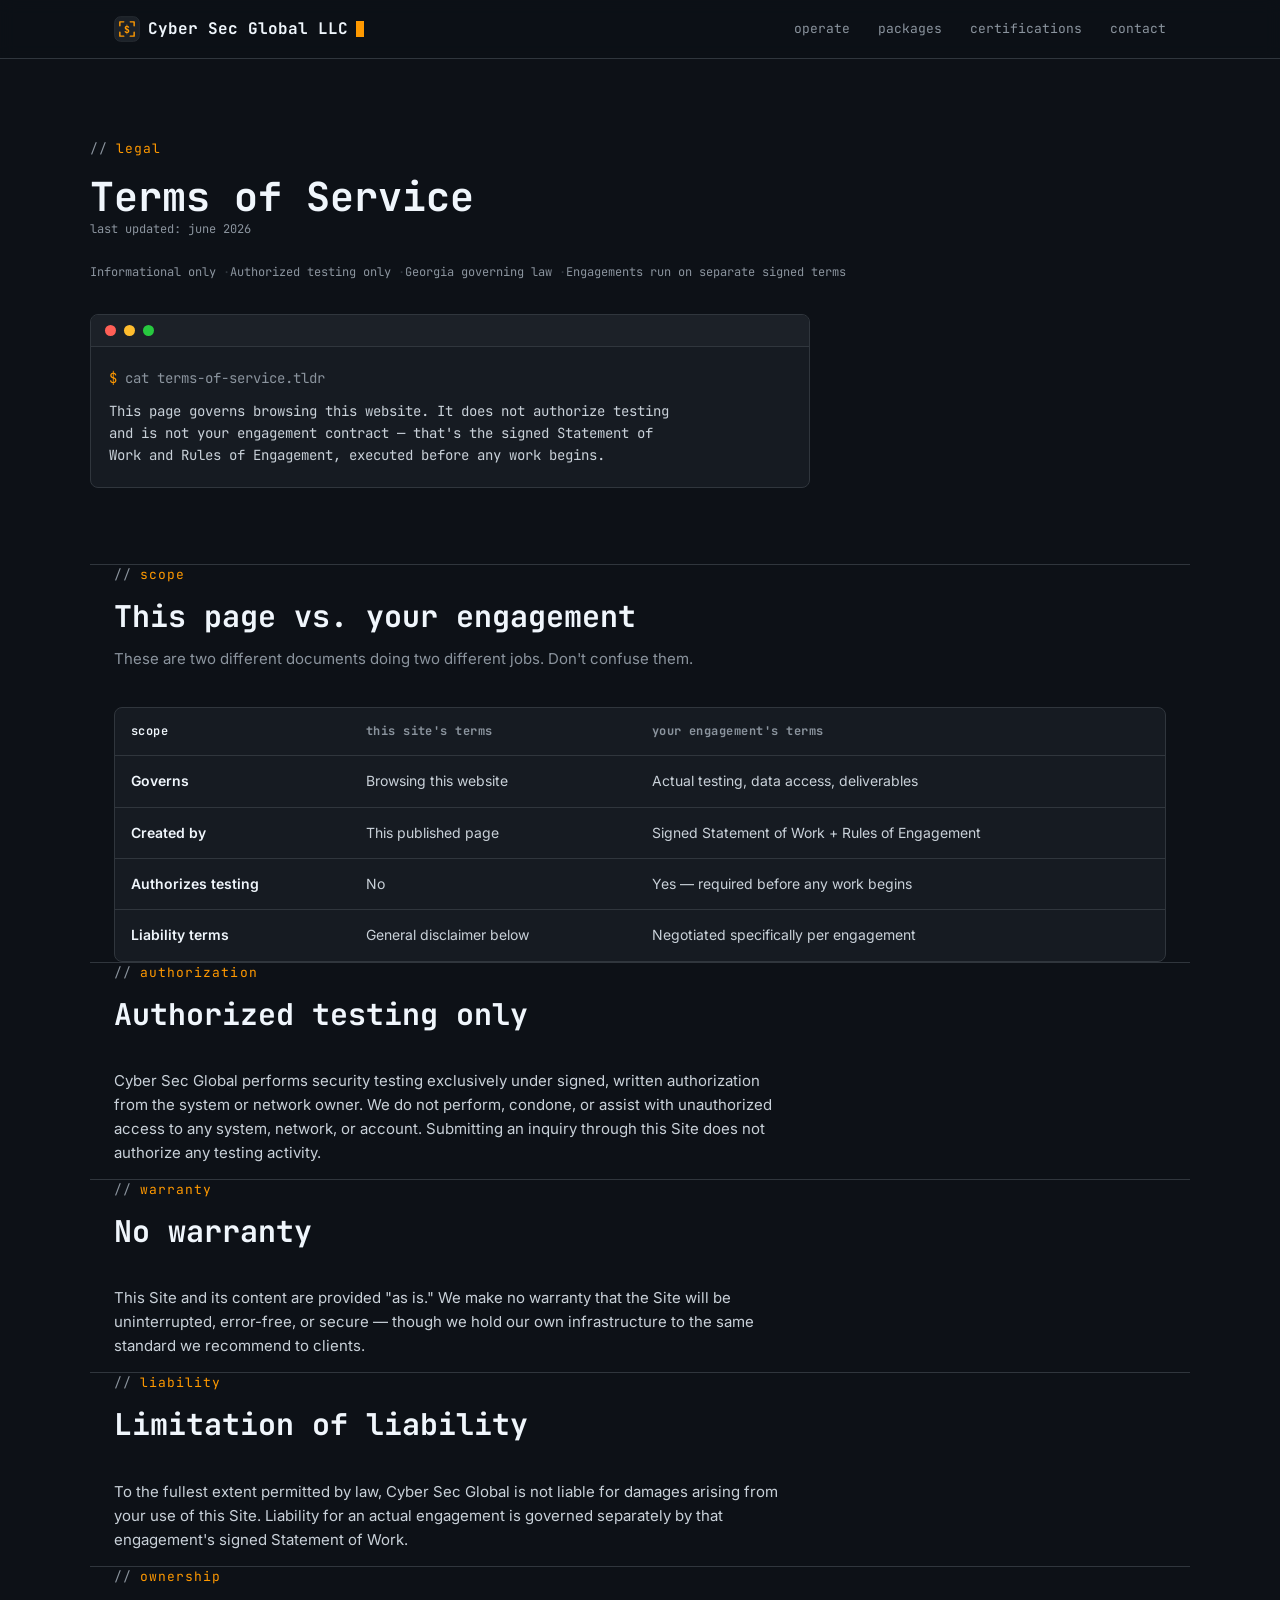
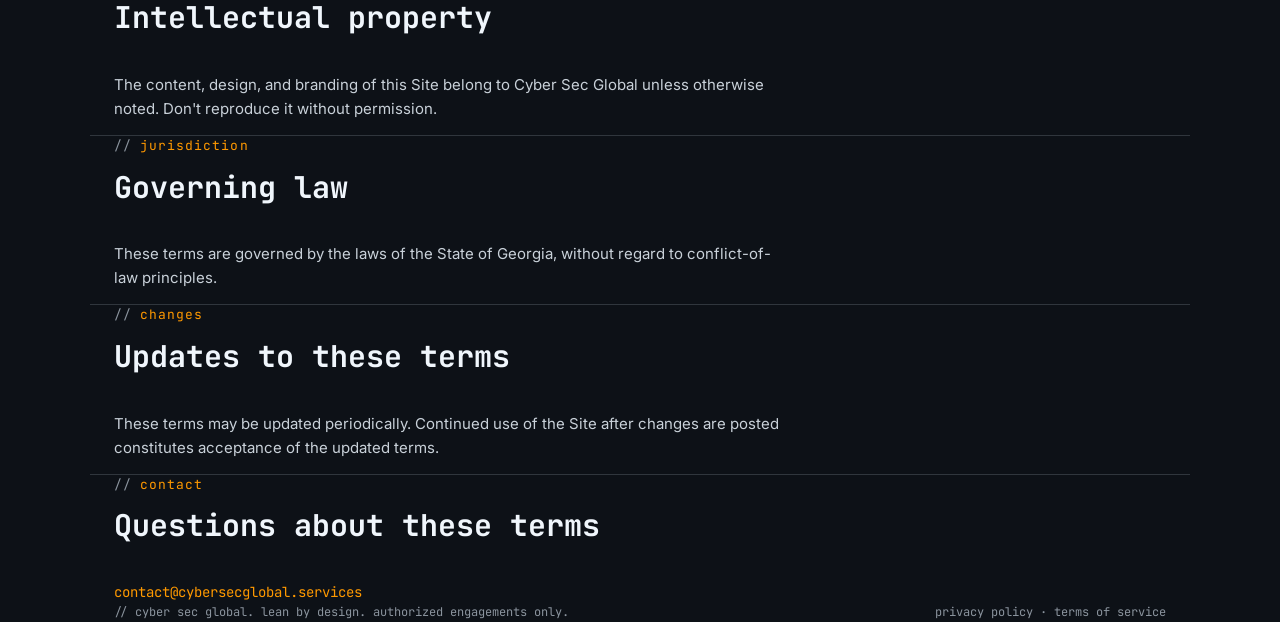
<file: terms.html>
<!DOCTYPE html>
<html lang="en">
<head>
<meta charset="UTF-8">
<meta name="viewport" content="width=device-width, initial-scale=1.0">
<title>Terms of Service — Cyber Sec Global</title>
<meta name="description" content="Terms governing use of the Cyber Sec Global website. Engagement-specific terms are governed separately by signed Rules of Engagement.">
<link rel="canonical" href="https://cybersecglobal.services/terms.html">
<link rel="icon" href="data:image/svg+xml,%3Csvg xmlns='http://www.w3.org/2000/svg' viewBox='0 0 32 32'%3E%3Crect width='32' height='32' rx='6' fill='%230d1117'/%3E%3Ctext x='6' y='22' font-family='monospace' font-size='18' font-weight='700' fill='%23ff9900'%3E$_%3C/text%3E%3C/svg%3E">
<link rel="preconnect" href="https://fonts.googleapis.com">
<link href="https://fonts.googleapis.com/css2?family=JetBrains+Mono:wght@400;500;700;800&family=Inter:wght@400;500;600;700&display=swap" rel="stylesheet">
<link rel="stylesheet" href="style.css">
</head>
<body>

<nav>
  <div class="nav-inner">
    <a href="index.html" class="logo" aria-label="Cyber Sec Global LLC — home">
      <svg class="logo-mark" viewBox="0 0 40 40" aria-hidden="true" focusable="false">
      <rect x="1" y="1" width="38" height="38" rx="9" style="fill:var(--elevated);stroke:var(--border)"></rect>
      <path d="M9 9 H15 M9 9 V15" style="stroke:var(--amber)" stroke-width="2.2" stroke-linecap="round" fill="none"></path>
      <path d="M31 9 H25 M31 9 V15" style="stroke:var(--amber)" stroke-width="2.2" stroke-linecap="round" fill="none"></path>
      <path d="M9 31 H15 M9 31 V25" style="stroke:var(--amber)" stroke-width="2.2" stroke-linecap="round" fill="none"></path>
      <path d="M31 31 H25 M31 31 V25" style="stroke:var(--amber)" stroke-width="2.2" stroke-linecap="round" fill="none"></path>
      <text x="20" y="26" font-family="JetBrains Mono, monospace" font-size="15" font-weight="700" style="fill:var(--amber)" text-anchor="middle">$</text>
    </svg>
    <span class="logo-text">Cyber Sec Global LLC</span><span class="cursor"></span>
    </a>
    <div class="nav-links" id="navLinks">
      <a href="index.html#operate">operate</a>
      <a href="index.html#packages">packages</a>
      <a href="index.html#certs">certifications</a>
      <a href="index.html#contact">contact</a>
    </div>
    <button class="nav-toggle" id="navToggle" aria-label="Menu">☰</button>
  </div>
</nav>

<header class="hero wrap" style="padding-bottom: 40px;">
  <div class="kicker">legal</div>
  <h1 style="font-size: clamp(28px, 4vw, 40px); margin-bottom: 6px;">Terms of Service</h1>
  <div class="legal-updated">last updated: june 2026</div>

  <div class="badge-line" style="margin-bottom: 32px;">
    <span>Informational only</span>
    <span>Authorized testing only</span>
    <span>Georgia governing law</span>
    <span>Engagements run on separate signed terms</span>
  </div>

  <div class="terminal">
    <div class="terminal-bar">
      <span class="dot r"></span><span class="dot y"></span><span class="dot g"></span>
    </div>
    <div class="terminal-body">
      <div class="prompt-line"><span class="prompt">$</span> cat terms-of-service.tldr</div>
      <div style="margin-top: 10px; color: var(--text);">
        This page governs browsing this website. It does not authorize testing<br>
        and is not your engagement contract — that's the signed Statement of<br>
        Work and Rules of Engagement, executed before any work begins.
      </div>
    </div>
  </div>
</header>

<section class="wrap">
  <div class="section-head">
    <div class="kicker">scope</div>
    <h2>This page vs. your engagement</h2>
    <p>These are two different documents doing two different jobs. Don't confuse them.</p>
  </div>
  <div class="table-wrap">
    <table>
      <thead><tr><th class="lead">scope</th><th>this site's terms</th><th>your engagement's terms</th></tr></thead>
      <tbody>
        <tr><td class="lead">Governs</td><td>Browsing this website</td><td>Actual testing, data access, deliverables</td></tr>
        <tr><td class="lead">Created by</td><td>This published page</td><td>Signed Statement of Work + Rules of Engagement</td></tr>
        <tr><td class="lead">Authorizes testing</td><td>No</td><td>Yes — required before any work begins</td></tr>
        <tr><td class="lead">Liability terms</td><td>General disclaimer below</td><td>Negotiated specifically per engagement</td></tr>
      </tbody>
    </table>
  </div>
</section>

<section class="wrap">
  <div class="section-head">
    <div class="kicker">authorization</div>
    <h2>Authorized testing only</h2>
  </div>
  <div class="prose">
    <p>Cyber Sec Global performs security testing exclusively under signed, written authorization from the system or network owner. We do not perform, condone, or assist with unauthorized access to any system, network, or account. Submitting an inquiry through this Site does not authorize any testing activity.</p>
  </div>
</section>

<section class="wrap">
  <div class="section-head">
    <div class="kicker">warranty</div>
    <h2>No warranty</h2>
  </div>
  <div class="prose">
    <p>This Site and its content are provided "as is." We make no warranty that the Site will be uninterrupted, error-free, or secure — though we hold our own infrastructure to the same standard we recommend to clients.</p>
  </div>
</section>

<section class="wrap">
  <div class="section-head">
    <div class="kicker">liability</div>
    <h2>Limitation of liability</h2>
  </div>
  <div class="prose">
    <p>To the fullest extent permitted by law, Cyber Sec Global is not liable for damages arising from your use of this Site. Liability for an actual engagement is governed separately by that engagement's signed Statement of Work.</p>
  </div>
</section>

<section class="wrap">
  <div class="section-head">
    <div class="kicker">ownership</div>
    <h2>Intellectual property</h2>
  </div>
  <div class="prose">
    <p>The content, design, and branding of this Site belong to Cyber Sec Global unless otherwise noted. Don't reproduce it without permission.</p>
  </div>
</section>

<section class="wrap">
  <div class="section-head">
    <div class="kicker">jurisdiction</div>
    <h2>Governing law</h2>
  </div>
  <div class="prose">
    <p>These terms are governed by the laws of the State of Georgia, without regard to conflict-of-law principles.</p>
  </div>
</section>

<section class="wrap">
  <div class="section-head">
    <div class="kicker">changes</div>
    <h2>Updates to these terms</h2>
  </div>
  <div class="prose">
    <p>These terms may be updated periodically. Continued use of the Site after changes are posted constitutes acceptance of the updated terms.</p>
  </div>
</section>

<section class="wrap">
  <div class="section-head">
    <div class="kicker">contact</div>
    <h2>Questions about these terms</h2>
  </div>
  <div class="contact-links">
    <a href="mailto:contact@cybersecglobal.services">contact@cybersecglobal.services</a>
  </div>
</section>

<footer class="wrap">
  <div style="display:flex; justify-content:space-between; flex-wrap:wrap; gap:12px;">
    <span>// cyber sec global. lean by design. authorized engagements only.</span>
    <span><a href="privacy-policy.html" style="color:var(--text-dim);">privacy policy</a> · <a href="terms.html" style="color:var(--text-dim);">terms of service</a></span>
  </div>
</footer>

<script>
  document.getElementById('navToggle').addEventListener('click', function() {
    document.getElementById('navLinks').classList.toggle('open');
  });
</script>

</body>
</html>
</file>
<file: style.css>
:root {
    --bg: #0d1117;
    --panel: #161b22;
    --elevated: #1c2128;
    --border: #30363d;
    --text: #c9d1d9;
    --text-bright: #f0f6fc;
    --text-dim: #8b949e;
    --amber: #ff9900;
    --amber-dim: #946325;
    --green: #3fb950;
    --mono: "JetBrains Mono", "Fira Code", monospace;
    --sans: "Inter", -apple-system, sans-serif;
  }

  * { margin: 0; padding: 0; box-sizing: border-box; }

  body {
    background: var(--bg);
    color: var(--text);
    font-family: var(--sans);
    line-height: 1.6;
    -webkit-font-smoothing: antialiased;
  }

  a { color: var(--amber); text-decoration: none; }

  .wrap { max-width: 1100px; margin: 0 auto; padding: 0 24px; }

  .kicker {
    font-family: var(--mono);
    font-size: 13px;
    letter-spacing: 0.08em;
    color: var(--amber);
    text-transform: lowercase;
    margin-bottom: 12px;
    display: flex;
    align-items: center;
    gap: 8px;
  }
  .kicker::before { content: "//"; color: var(--text-dim); }

  h1, h2, h3 {
    font-family: var(--mono);
    color: var(--text-bright);
    font-weight: 700;
    line-height: 1.25;
  }

  /* ---------- NAV ---------- */
  nav {
    position: sticky;
    top: 0;
    z-index: 50;
    background: rgba(13,17,23,0.92);
    backdrop-filter: blur(8px);
    border-bottom: 1px solid var(--border);
  }
  .nav-inner {
    display: flex;
    align-items: center;
    justify-content: space-between;
    padding: 16px 24px;
    max-width: 1100px;
    margin: 0 auto;
  }
  .logo {
    font-family: var(--mono);
    font-weight: 700;
    color: var(--text-bright);
    font-size: 16px;
    display: flex;
    align-items: center;
    gap: 8px;
    white-space: nowrap;
  }
  .logo-mark { width: 26px; height: 26px; flex-shrink: 0; }
  @media (max-width: 480px) {
    .logo-text, .logo .cursor { display: none; }
    .logo-mark { width: 24px; height: 24px; }
  }
  .logo .cursor {
    display: inline-block;
    width: 8px;
    height: 16px;
    background: var(--amber);
    animation: blink 1.1s steps(1) infinite;
  }
  .nav-links {
    display: flex;
    gap: 28px;
    font-family: var(--mono);
    font-size: 13px;
    color: var(--text-dim);
  }
  .nav-links a { color: var(--text-dim); }
  .nav-links a:hover { color: var(--amber); }
  .nav-toggle { display: none; background: none; border: none; color: var(--text-bright); font-size: 22px; cursor: pointer; }

  @media (max-width: 760px) {
    .nav-links { display: none; }
    .nav-toggle { display: block; }
    .nav-links.open {
      display: flex;
      flex-direction: column;
      position: absolute;
      top: 64px;
      right: 0;
      left: 0;
      background: var(--panel);
      border-bottom: 1px solid var(--border);
      padding: 16px 24px;
      gap: 16px;
    }
  }

  @keyframes blink { 50% { opacity: 0; } }

  /* ---------- HERO ---------- */
  .hero {
    padding: 80px 0 60px;
    border-bottom: 1px solid var(--border);
  }
  .status-badge {
    display: inline-flex;
    align-items: center;
    gap: 8px;
    font-family: var(--mono);
    font-size: 12px;
    color: var(--green);
    border: 1px solid var(--border);
    background: var(--panel);
    padding: 6px 12px;
    border-radius: 100px;
    margin-bottom: 28px;
  }
  .status-dot {
    width: 7px; height: 7px; border-radius: 50%;
    background: var(--green);
    box-shadow: 0 0 0 0 rgba(63,185,80,0.6);
    animation: pulse 2s infinite;
  }
  @keyframes pulse {
    0% { box-shadow: 0 0 0 0 rgba(63,185,80,0.5); }
    70% { box-shadow: 0 0 0 6px rgba(63,185,80,0); }
    100% { box-shadow: 0 0 0 0 rgba(63,185,80,0); }
  }

  .terminal {
    background: var(--panel);
    border: 1px solid var(--border);
    border-radius: 8px;
    overflow: hidden;
    margin-bottom: 36px;
    max-width: 720px;
  }
  .terminal-bar {
    display: flex;
    gap: 8px;
    padding: 10px 14px;
    background: var(--elevated);
    border-bottom: 1px solid var(--border);
  }
  .dot { width: 11px; height: 11px; border-radius: 50%; }
  .dot.r { background: #ff5f56; }
  .dot.y { background: #ffbd2e; }
  .dot.g { background: #27c93f; }
  .terminal-body {
    padding: 20px 18px;
    font-family: var(--mono);
    font-size: 14px;
    min-height: 90px;
  }
  .prompt-line { color: var(--text-dim); }
  .prompt-line .prompt { color: var(--amber); }
  #typed { color: var(--text); }
  .term-cursor {
    display: inline-block;
    width: 8px; height: 15px;
    background: var(--amber);
    vertical-align: middle;
    animation: blink 1s steps(1) infinite;
  }
  .redacted-output {
    margin-top: 14px;
    opacity: 0;
    transition: opacity 0.4s ease;
  }
  .redacted-output.show { opacity: 1; }
  .redact-bar {
    display: inline-block;
    background: #000;
    color: transparent;
    padding: 1px 4px;
    border-radius: 2px;
    transition: background 0.6s ease, color 0.3s ease 0.3s;
  }
  .redact-bar.reveal {
    background: transparent;
    color: var(--text-bright);
  }

  .hero h1 {
    font-size: clamp(28px, 4vw, 44px);
    max-width: 780px;
    margin-bottom: 20px;
  }
  .hero .sub {
    font-size: 17px;
    color: var(--text-dim);
    max-width: 640px;
    margin-bottom: 32px;
  }
  .cta-row { display: flex; gap: 16px; flex-wrap: wrap; margin-bottom: 32px; }
  .btn {
    font-family: var(--mono);
    font-size: 13px;
    padding: 13px 22px;
    border-radius: 4px;
    cursor: pointer;
    border: 1px solid transparent;
    display: inline-block;
  }
  .btn:focus-visible { outline: 2px solid var(--amber); outline-offset: 2px; }
  .btn-primary { background: var(--amber); color: #0d1117; font-weight: 700; }
  .btn-primary:hover { background: #ffad33; }
  .btn-secondary { background: transparent; border: 1px solid var(--border); color: var(--text-bright); }
  .btn-secondary:hover { border-color: var(--amber); color: var(--amber); }

  .badge-line {
    font-family: var(--mono);
    font-size: 12px;
    color: var(--text-dim);
    display: flex;
    flex-wrap: wrap;
    gap: 6px 0;
  }
  .badge-line span:not(:last-child)::after { content: " · "; color: var(--border); }

  /* ---------- SECTIONS ---------- */
  section { padding: 72px 0; border-bottom: 1px solid var(--border); }
  section:last-of-type { border-bottom: none; }
  .section-head { margin-bottom: 36px; max-width: 680px; }
  .section-head h2 { font-size: clamp(22px, 3vw, 30px); }
  .section-head p { color: var(--text-dim); margin-top: 12px; font-size: 15px; }

  table {
    width: 100%;
    border-collapse: collapse;
    font-size: 14px;
  }
  th, td {
    text-align: left;
    padding: 14px 16px;
    border-bottom: 1px solid var(--border);
  }
  th {
    font-family: var(--mono);
    font-size: 12px;
    color: var(--text-dim);
    text-transform: lowercase;
    letter-spacing: 0.04em;
  }
  td { color: var(--text); }
  td.lead, th.lead { color: var(--text-bright); font-weight: 600; }
  .table-wrap {
    background: var(--panel);
    border: 1px solid var(--border);
    border-radius: 8px;
    overflow: hidden;
  }
  .table-wrap table { margin: 0; }
  .table-wrap tr:last-child td { border-bottom: none; }
  .table-wrap { overflow-x: auto; }

  /* ---------- SERVICES (categorized, numbered cards) ---------- */
  .svc-category { margin-top: 56px; }
  .svc-category:first-of-type { margin-top: 40px; }
  .svc-cmd {
    font-family: var(--mono);
    font-size: 13px;
    color: var(--text-dim);
    margin-bottom: 10px;
  }
  .svc-cmd::before { content: "$ "; color: var(--amber); }
  .svc-category h3 {
    font-size: clamp(19px, 2.4vw, 24px);
    margin-bottom: 10px;
  }
  .svc-intro {
    color: var(--text-dim);
    font-size: 15px;
    max-width: 680px;
    margin-bottom: 24px;
  }
  .svc-grid {
    display: grid;
    grid-template-columns: repeat(4, 1fr);
    gap: 16px;
  }
  .svc-grid-2 { grid-template-columns: repeat(2, 1fr); }
  .svc-grid-3 { grid-template-columns: repeat(3, 1fr); }
  @media (max-width: 900px) { .svc-grid, .svc-grid-2, .svc-grid-3 { grid-template-columns: 1fr 1fr; } }
  @media (max-width: 600px) { .svc-grid, .svc-grid-2, .svc-grid-3 { grid-template-columns: 1fr; } }
  .svc-card {
    background: var(--panel);
    border: 1px solid var(--border);
    border-radius: 8px;
    padding: 22px 18px;
    transition: border-color 0.15s ease;
  }
  .svc-card:hover { border-color: var(--amber-dim); }
  .svc-num {
    font-family: var(--mono);
    font-size: 12px;
    color: var(--amber-dim);
    margin-bottom: 10px;
    letter-spacing: 0.05em;
  }
  .svc-card h4 {
    font-family: var(--mono);
    color: var(--text-bright);
    font-size: 15px;
    font-weight: 700;
    margin-bottom: 8px;
    line-height: 1.35;
  }
  .svc-card p {
    color: var(--text-dim);
    font-size: 13.5px;
    line-height: 1.55;
    margin-bottom: 14px;
  }
  .svc-tags {
    display: flex;
    flex-wrap: wrap;
    gap: 6px;
  }
  .svc-tags span {
    font-family: var(--mono);
    font-size: 10.5px;
    color: var(--amber);
    background: rgba(255, 153, 0, 0.08);
    border: 1px solid var(--amber-dim);
    border-radius: 100px;
    padding: 3px 9px;
    letter-spacing: 0.02em;
  }

  /* ---------- PACKAGES ---------- */
  .pkg-grid {
    display: grid;
    grid-template-columns: repeat(3, 1fr);
    gap: 20px;
  }
  @media (max-width: 900px) { .pkg-grid { grid-template-columns: 1fr; } }
  .pkg-card {
    background: var(--panel);
    border: 1px solid var(--border);
    border-radius: 8px;
    padding: 26px 22px;
    position: relative;
    display: flex;
    flex-direction: column;
  }
  .pkg-card.featured { border-color: var(--amber); }
  .pkg-tag {
    position: absolute;
    top: -11px;
    right: 20px;
    background: var(--amber);
    color: #0d1117;
    font-family: var(--mono);
    font-size: 10px;
    font-weight: 700;
    padding: 4px 10px;
    border-radius: 100px;
    letter-spacing: 0.04em;
  }
  .pkg-card h3 {
    font-size: 18px;
    margin-bottom: 6px;
  }
  .pkg-signature {
    font-family: var(--mono);
    font-size: 11px;
    color: var(--amber);
    margin-bottom: 8px;
    letter-spacing: 0.02em;
  }
  .pkg-card .tagline {
    color: var(--text-dim);
    font-size: 13px;
    margin-bottom: 18px;
  }
  .pkg-card dl { font-size: 13.5px; flex-grow: 1; }
  .pkg-card dt {
    font-family: var(--mono);
    color: var(--amber);
    font-size: 11px;
    text-transform: lowercase;
    margin-top: 14px;
  }
  .pkg-card dt:first-child { margin-top: 0; }
  .pkg-card dd { color: var(--text); margin-top: 3px; }
  .pkg-cta {
    display: inline-block;
    margin-top: 22px;
    font-family: var(--mono);
    font-size: 13px;
    color: var(--amber);
    border-top: 1px solid var(--border);
    padding-top: 16px;
  }
  .pkg-cta:hover { color: #ffad33; }
  .pkg-footnote {
    text-align: center;
    color: var(--text-dim);
    font-family: var(--mono);
    font-size: 12.5px;
    margin-top: 28px;
  }

  /* ---------- STACK BADGES ---------- */
  .cert-verify-note {
    font-family: var(--mono);
    font-size: 13px;
    color: var(--text-dim);
    margin-bottom: 28px;
  }
  .cert-verify-note a { color: var(--amber); }
  .cert-verify-note a:hover { color: #ffad33; }

  .pill-row { display: flex; flex-wrap: wrap; gap: 8px; }
  .pill {
    font-family: var(--mono);
    font-size: 12px;
    background: var(--elevated);
    border: 1px solid var(--border);
    color: var(--text);
    padding: 6px 12px;
    border-radius: 100px;
  }

  /* ---------- CONTACT ---------- */
  .contact-layout {
    display: grid;
    grid-template-columns: 1.4fr 1fr;
    gap: 48px;
  }
  @media (max-width: 760px) { .contact-layout { grid-template-columns: 1fr; gap: 32px; } }
  .contact-form {
    display: flex;
    flex-direction: column;
    gap: 14px;
  }
  .contact-form label {
    font-family: var(--mono);
    font-size: 12px;
    color: var(--text-dim);
    text-transform: lowercase;
    margin-bottom: -8px;
  }
  .contact-form input,
  .contact-form select,
  .contact-form textarea {
    background: var(--panel);
    border: 1px solid var(--border);
    color: var(--text-bright);
    font-family: var(--sans);
    font-size: 14px;
    padding: 11px 14px;
    border-radius: 4px;
    resize: vertical;
  }
  .contact-form input:focus,
  .contact-form select:focus,
  .contact-form textarea:focus {
    outline: none;
    border-color: var(--amber);
  }
  .contact-form button { align-self: flex-start; }
  .form-note {
    font-family: var(--mono);
    font-size: 11.5px;
    color: var(--text-dim);
    margin-top: -2px;
  }
  .contact-links {
    font-family: var(--mono);
    font-size: 14px;
    display: flex;
    flex-direction: column;
    gap: 10px;
    align-content: start;
  }
  footer {
    padding: 28px 0 50px;
    font-family: var(--mono);
    font-size: 12px;
    color: var(--text-dim);
  }
  footer a:hover { color: var(--amber) !important; }

  @media (prefers-reduced-motion: reduce) {
    * { animation: none !important; transition: none !important; }
  }

/* ---------- LEGAL PAGES — shared prose treatment ---------- */
.prose { max-width: 680px; }
.prose p { margin-bottom: 14px; font-size: 15px; }
.prose ul { padding-left: 22px; margin-bottom: 16px; }
.prose li { margin-bottom: 8px; font-size: 15px; }
.prose a { text-decoration: underline; }
.legal-updated {
  font-family: var(--mono);
  font-size: 12px;
  color: var(--text-dim);
  margin: -8px 0 24px;
}
</file>
